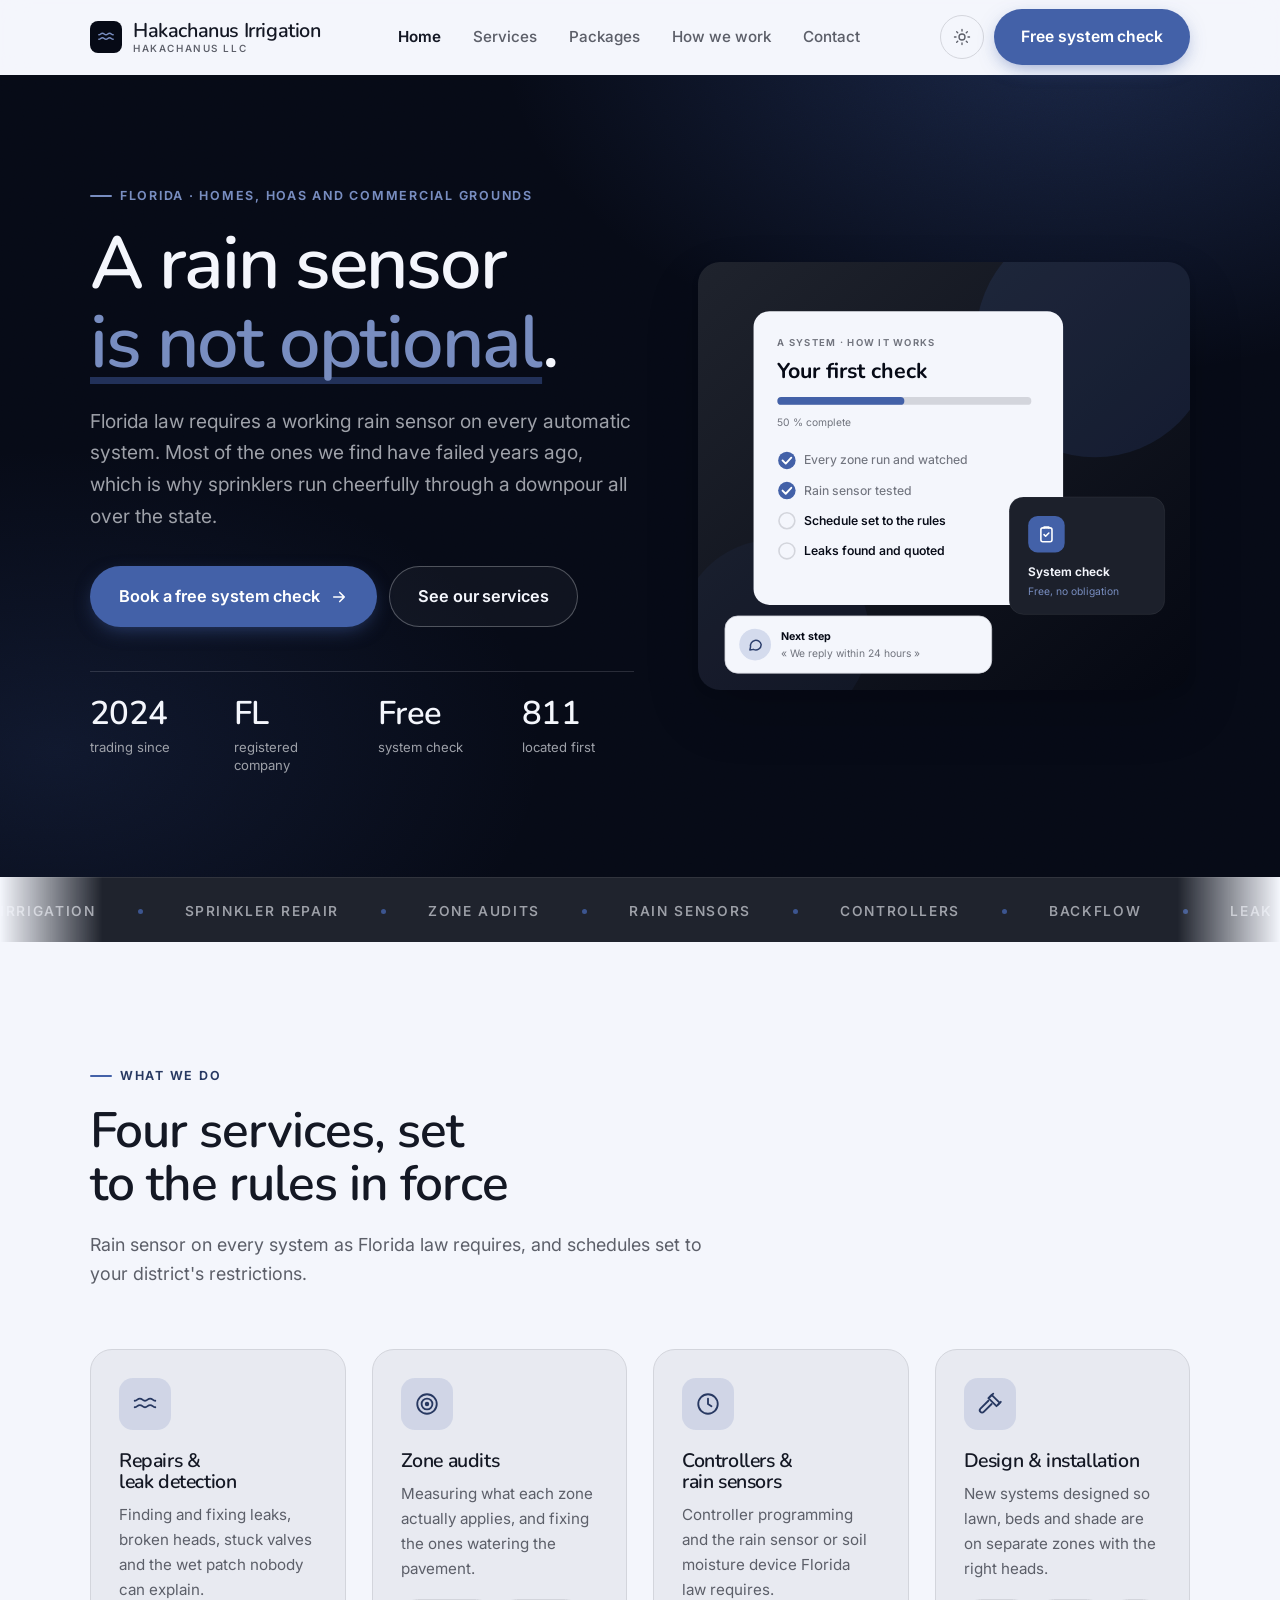
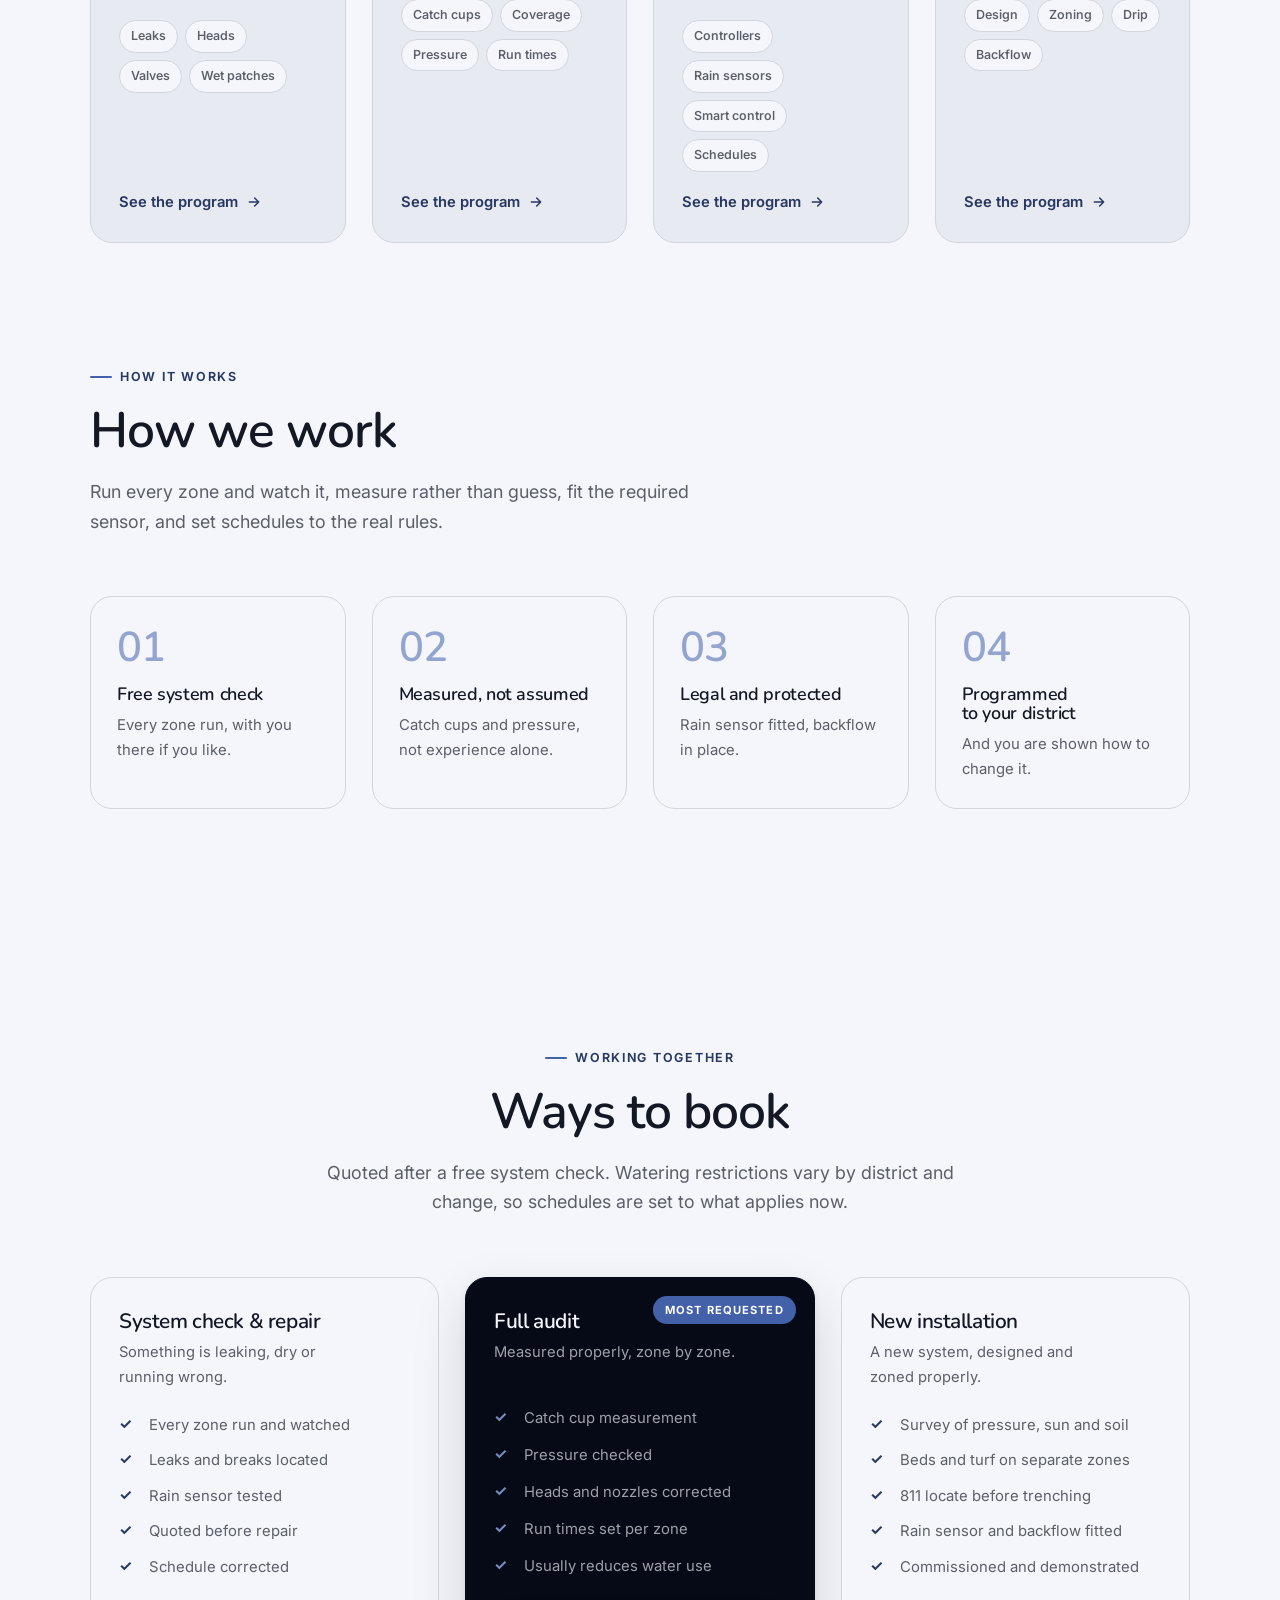
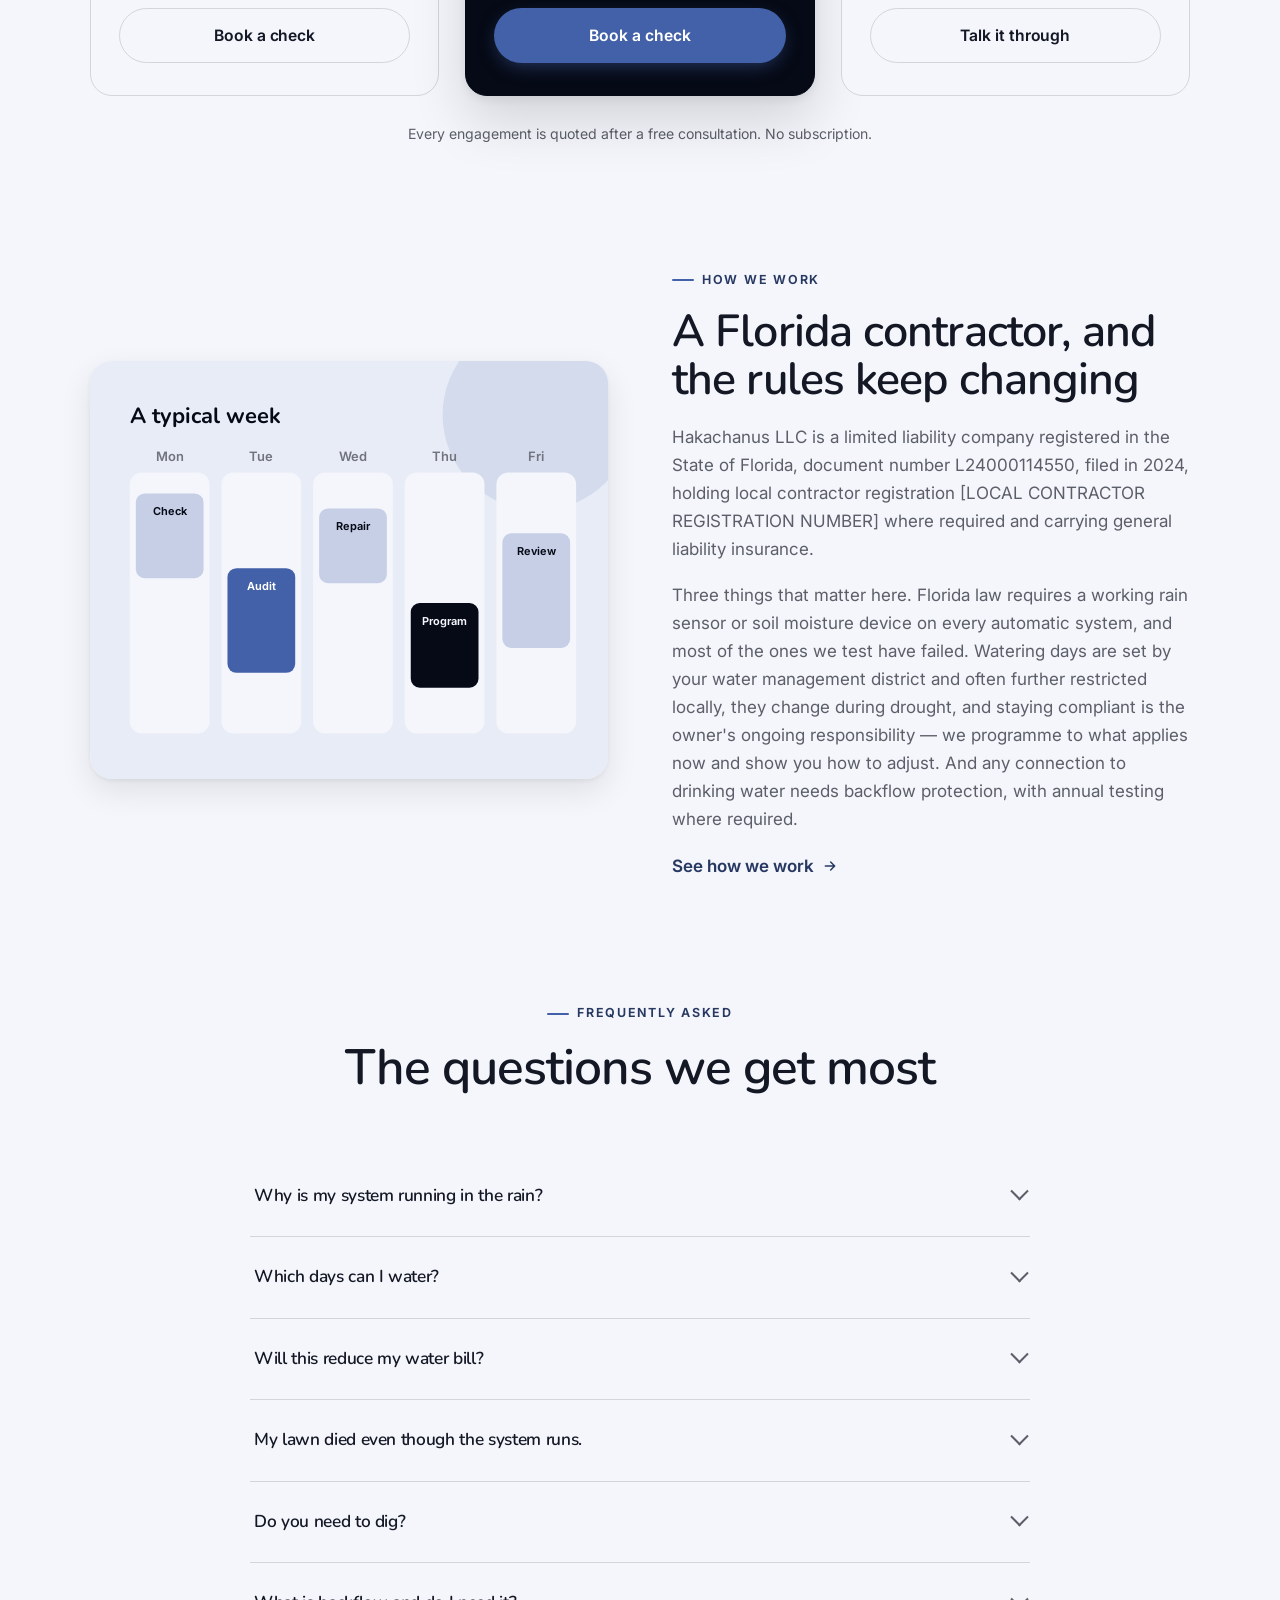
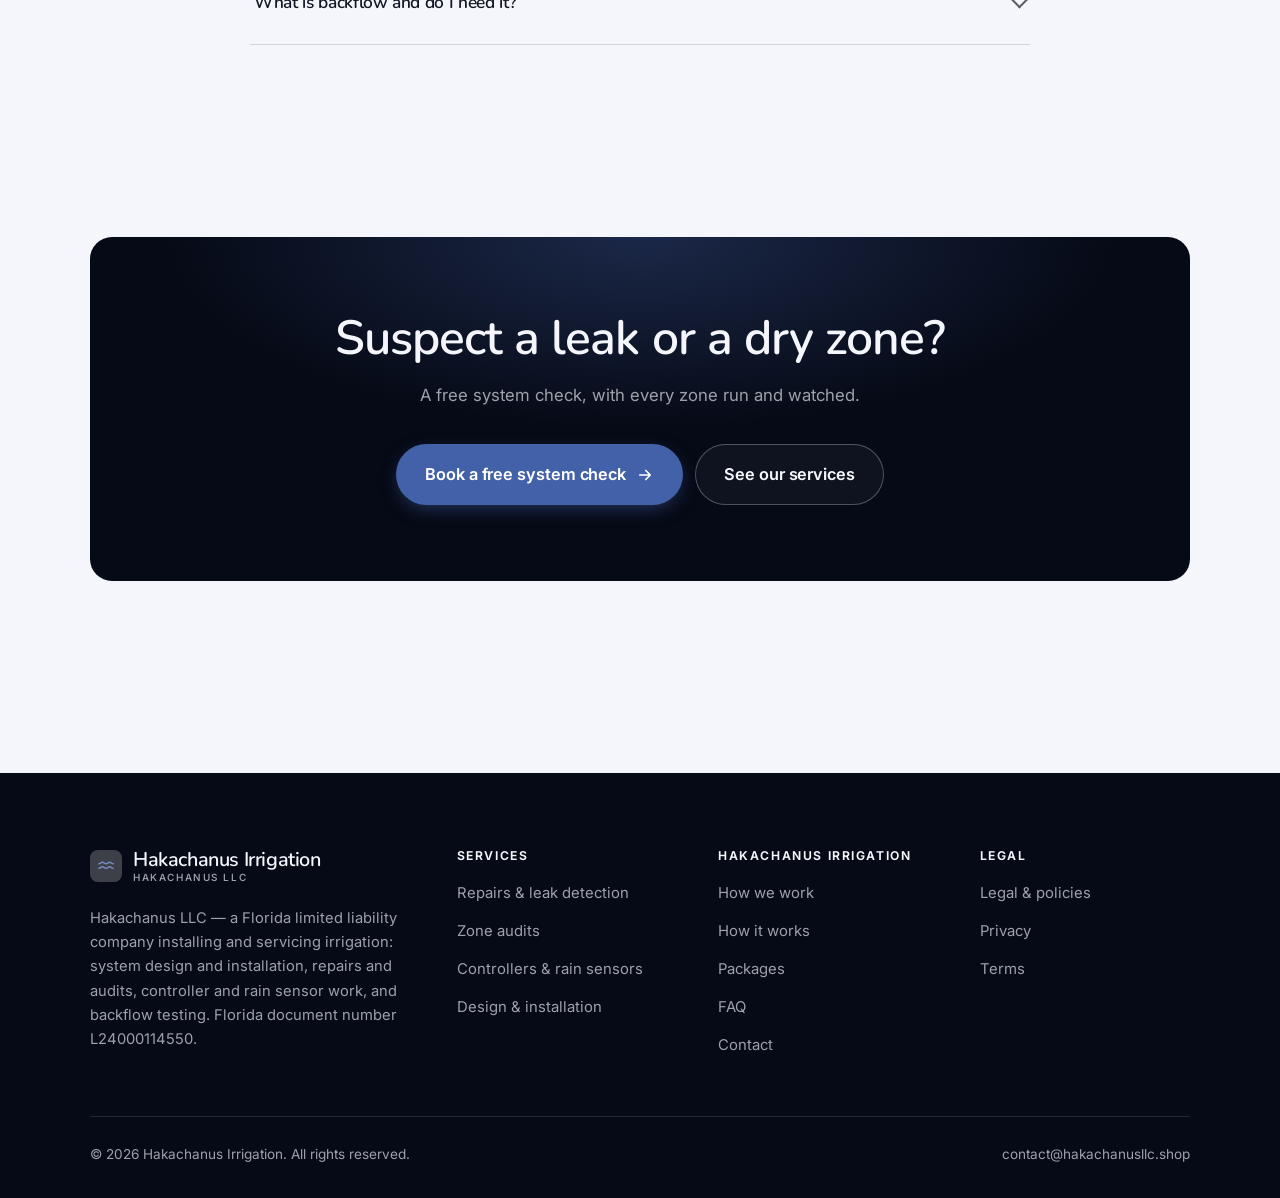
<file: index.html>
<!DOCTYPE html>
<html lang="en" class="no-js">
<head>
<meta charset="utf-8">
<meta name="viewport" content="width=device-width, initial-scale=1">
<title>Hakachanus LLC — irrigation installation and repair</title>
<meta name="description" content="Hakachanus LLC, a Florida irrigation contractor: system design and installation, repairs and audits, controller and rain sensor work, and backflow testing.">
<link rel="canonical" href="https://hakachanusllc.shop/">

<meta property="og:type" content="website">
<meta property="og:url" content="https://hakachanusllc.shop/">
<meta property="og:site_name" content="Hakachanus Irrigation">
<meta property="og:locale" content="en_US">
<meta property="og:title" content="Hakachanus LLC — irrigation installation and repair">
<meta property="og:description" content="Hakachanus LLC, a Florida irrigation contractor: system design and installation, repairs and audits, controller and rain sensor work, and backflow testing.">
<meta name="theme-color" content="#060a16">

<link rel="icon" href="assets/img/favicon.svg" type="image/svg+xml">
<link rel="preconnect" href="https://fonts.googleapis.com">
<link rel="preconnect" href="https://fonts.gstatic.com" crossorigin>
<link rel="stylesheet" href="https://fonts.googleapis.com/css2?family=Nunito:wght@400..700&family=Inter:wght@400..700&display=swap">
<link rel="stylesheet" href="assets/css/style.css">

<!-- Thème appliqué avant le premier rendu (évite le flash) -->
<script>
document.documentElement.classList.remove('no-js');
(function(){try{var t=localStorage.getItem('site-theme');if(t){document.documentElement.setAttribute('data-theme',t);}}catch(e){}})();
</script>
<script type="application/ld+json">
{
  "@context": "https://schema.org",
  "@type": "Organization",
  "name": "Hakachanus Irrigation",
  "url": "https://hakachanusllc.shop/",
  "email": "contact@hakachanusllc.shop",
  "description": "Hakachanus LLC, a Florida irrigation contractor: system design and installation, repairs and audits, controller and rain sensor work, and backflow testing.",
  "areaServed": "US",
  "knowsLanguage": "en"
}
</script>
</head>

<body>
<a class="skip-link" href="#main">Skip to main content</a>

<header class="site-header">
  <nav class="wrap nav" aria-label="Main navigation">
    <a class="brand" href="index.html">
      <svg class="brand__mark" viewBox="0 0 64 64" aria-hidden="true">
        <rect class="bm-bg" width="64" height="64" rx="16"/>
        <g class="bm-ic" transform="translate(14 14) scale(1.5)" fill="none" stroke-width="2.1" stroke-linecap="round" stroke-linejoin="round"><path d="M2.5 9c2.4 0 2.4-2 4.75-2s2.4 2 4.75 2 2.4-2 4.75-2 2.4 2 4.75 2M2.5 15c2.4 0 2.4-2 4.75-2s2.4 2 4.75 2 2.4-2 4.75-2 2.4 2 4.75 2"/></g>
      </svg>
      <span>Hakachanus Irrigation<span class="brand__sub">Hakachanus LLC</span></span>
    </a>

    <ul class="nav__links" id="nav-links">
      <li><a href="index.html" aria-current="page">Home</a></li>
      <li><a href="programs.html">Services</a></li>
      <li><a href="index.html#pricing">Packages</a></li>
      <li><a href="about.html">How we work</a></li>
      <li><a href="contact.html">Contact</a></li>
      <li><a class="btn btn--primary" href="contact.html">Free system check</a></li>
    </ul>

    <div class="nav__cta">
      <button class="theme-toggle" type="button" aria-label="Switch to dark theme">
        <svg class="icon-sun" viewBox="0 0 24 24" fill="none" stroke="currentColor" stroke-width="1.8" stroke-linecap="round" aria-hidden="true"><circle cx="12" cy="12" r="4"/><path d="M12 2v2m0 16v2M2 12h2m16 0h2M4.9 4.9l1.4 1.4m11.4 11.4 1.4 1.4M19.1 4.9l-1.4 1.4M6.3 17.7l-1.4 1.4"/></svg>
        <svg class="icon-moon" viewBox="0 0 24 24" fill="none" stroke="currentColor" stroke-width="1.8" stroke-linecap="round" stroke-linejoin="round" aria-hidden="true"><path d="M21 12.8A9 9 0 1 1 11.2 3a7 7 0 0 0 9.8 9.8z"/></svg>
      </button>
      <a class="btn btn--primary" href="contact.html">Free system check</a>
      <button class="nav__toggle" type="button" aria-expanded="false" aria-controls="nav-links" aria-label="Open menu">
        <svg class="icon-open" viewBox="0 0 24 24" fill="none" stroke="currentColor" stroke-width="2" stroke-linecap="round" aria-hidden="true"><path d="M3 6h18M3 12h18M3 18h18"/></svg>
        <svg class="icon-close" viewBox="0 0 24 24" fill="none" stroke="currentColor" stroke-width="2" stroke-linecap="round" aria-hidden="true"><path d="M6 6l12 12M18 6L6 18"/></svg>
      </button>
    </div>
  </nav>
</header>

<main id="main">

<section class="hero">
  <div class="wrap hero__inner">
    <div>
      <span class="eyebrow hero__eyebrow">Florida · Homes, HOAs and commercial grounds</span>
      <h1>A rain sensor<br> <em>is not optional</em>.</h1>
      <p class="hero__lede">Florida law requires a working rain sensor on every automatic system. Most of the ones we find have failed years ago, which is why sprinklers run cheerfully through a downpour all over the state.</p>

      <div class="hero__actions">
        <a class="btn btn--primary btn--lg" href="contact.html">Book a free system check <svg viewBox="0 0 24 24" fill="none" stroke="currentColor" stroke-width="2.2" stroke-linecap="round" stroke-linejoin="round" aria-hidden="true"><path d="M5 12h14M13 6l6 6-6 6"/></svg></a>
        <a class="btn btn--on-dark btn--lg" href="programs.html">See our services</a>
      </div>

      <ul class="hero__proof">
        <li><span class="stat__num">2024</span><span class="stat__label">trading since</span></li>
        <li><span class="stat__num">FL</span><span class="stat__label">registered company</span></li>
        <li><span class="stat__num">Free</span><span class="stat__label">system check</span></li>
        <li><span class="stat__num">811</span><span class="stat__label">located first</span></li>
      </ul>
    </div>

    <div class="hero__art">
      <svg viewBox="0 0 620 540" role="img" aria-label="How an irrigation system check works, from running every zone to setting the schedule.">
        <defs>
          <linearGradient id="hbg" x1="0" y1="0" x2="1" y2="1">
            <stop offset="0" stop-color="#1f232d"/><stop offset="1" stop-color="#050812"/>
          </linearGradient>
        </defs>
        <rect width="620" height="540" rx="22" fill="url(#hbg)"/>
        <circle cx="500" cy="96" r="150" fill="#4361a8" opacity=".16"/>
        <circle cx="96" cy="470" r="120" fill="#4361a8" opacity=".08"/>

        <g style="font-family: var(--font-body)">
          <!-- Carte programme -->
          <rect x="70" y="62" width="390" height="370" rx="20" fill="#f4f6fc"/>
          <text x="100" y="106" font-size="12" font-weight="650" letter-spacing="1.6" fill="#71747e">A SYSTEM · HOW IT WORKS</text>
          <text x="100" y="146" font-size="27" font-weight="700" fill="#060a16" style="font-family: var(--font-display)">Your first check</text>
          <rect x="100" y="170" width="320" height="10" rx="5" fill="#d3d5dc"/>
          <rect x="100" y="170" width="160" height="10" rx="5" fill="#4361a8"/>
          <text x="100" y="206" font-size="13" fill="#71747e">50 % complete</text>
          <circle cx="112" cy="250" r="11" fill="#4361a8"/><path d="M106.5 250l4 4 7-7.5" fill="none" stroke="#ffffff" stroke-width="2.4" stroke-linecap="round" stroke-linejoin="round"/><text x="134" y="255" font-size="15.5" fill="#71747e" font-weight="450">Every zone run and watched</text>
          <circle cx="112" cy="288" r="11" fill="#4361a8"/><path d="M106.5 288l4 4 7-7.5" fill="none" stroke="#ffffff" stroke-width="2.4" stroke-linecap="round" stroke-linejoin="round"/><text x="134" y="293" font-size="15.5" fill="#71747e" font-weight="450">Rain sensor tested</text>
          <circle cx="112" cy="326" r="10" fill="none" stroke="#d3d5dc" stroke-width="2"/><text x="134" y="331" font-size="15.5" fill="#060a16" font-weight="560">Schedule set to the rules</text>
          <circle cx="112" cy="364" r="10" fill="none" stroke="#d3d5dc" stroke-width="2"/><text x="134" y="369" font-size="15.5" fill="#060a16" font-weight="560">Leaks found and quoted</text>

          <!-- Carte séance -->
          <rect x="392" y="296" width="196" height="148" rx="18" fill="#1c202b" stroke="#ffffff" stroke-opacity=".08"/>
          <rect x="416" y="320" width="46" height="46" rx="12" fill="#4361a8"/>
          <g transform="translate(427 331)" fill="none" stroke="#ffffff" color="#ffffff" stroke-width="2" stroke-linecap="round" stroke-linejoin="round"><rect x="5" y="4" width="14" height="17.5" rx="2.5"/><path d="M9 4V3h6v1M9 12.5l2 2 4-4"/></g>
          <text x="416" y="396" font-size="15" font-weight="650" fill="#f4f6fc">System check</text>
          <text x="416" y="420" font-size="13" fill="#788dc0">Free, no obligation</text>

          <!-- Retour du coach -->
          <rect x="34" y="446" width="336" height="72" rx="16" fill="#f4f6fc" stroke="#d3d5dc"/>
          <circle cx="72" cy="482" r="20" fill="#d4dbed"/>
          <g transform="translate(62 472) scale(.84)" fill="none" stroke="#2c3f6d" stroke-width="2.2" stroke-linecap="round" stroke-linejoin="round"><path d="M21 12a8 8 0 0 1-11.6 7.1L4 20l1-4.6A8 8 0 1 1 21 12z"/></g>
          <text x="104" y="476" font-size="13.5" font-weight="700" fill="#060a16">Next step</text>
          <text x="104" y="498" font-size="13" fill="#71747e">« We reply within 24 hours »</text>
        </g>
      </svg>
    </div>
  </div>
</section>

<div class="marquee" aria-hidden="true">
  <div class="marquee__track"><span>Irrigation</span><span>Sprinkler repair</span><span>Zone audits</span><span>Rain sensors</span><span>Controllers</span><span>Backflow</span><span>Leak detection</span><span>Watering restrictions</span><span>811 locate</span><span>Florida</span><span>Irrigation</span><span>Sprinkler repair</span><span>Zone audits</span><span>Rain sensors</span><span>Controllers</span><span>Backflow</span><span>Leak detection</span><span>Watering restrictions</span><span>811 locate</span><span>Florida</span></div>
</div>

<section class="section wrap" id="programs">
  <div class="section-head reveal">
    <span class="eyebrow">What we do</span>
    <h2>Four services, set to the rules in force</h2>
    <p>Rain sensor on every system as Florida law requires, and schedules set to your district's restrictions.</p>
  </div>
  <div class="grid grid--4 reveal-group">
    <a class="card" href="programs.html#repairs">
      <div class="card__icon"><svg viewBox="0 0 24 24" fill="none" stroke="currentColor" stroke-width="1.7" stroke-linecap="round" stroke-linejoin="round" aria-hidden="true"><path d="M2.5 9c2.4 0 2.4-2 4.75-2s2.4 2 4.75 2 2.4-2 4.75-2 2.4 2 4.75 2M2.5 15c2.4 0 2.4-2 4.75-2s2.4 2 4.75 2 2.4-2 4.75-2 2.4 2 4.75 2"/></svg></div>
      <h3>Repairs &amp; leak detection</h3>
      <p>Finding and fixing leaks, broken heads, stuck valves and the wet patch nobody can explain.</p>
      <ul class="tags"><li>Leaks</li><li>Heads</li><li>Valves</li><li>Wet patches</li></ul>
      <span class="arrow-link">See the program <svg viewBox="0 0 24 24" fill="none" stroke="currentColor" stroke-width="2.2" stroke-linecap="round" stroke-linejoin="round" aria-hidden="true"><path d="M5 12h14M13 6l6 6-6 6"/></svg></span>
    </a>
    <a class="card" href="programs.html#audit">
      <div class="card__icon"><svg viewBox="0 0 24 24" fill="none" stroke="currentColor" stroke-width="1.7" stroke-linecap="round" stroke-linejoin="round" aria-hidden="true"><circle cx="12" cy="12" r="9"/><circle cx="12" cy="12" r="5"/><circle cx="12" cy="12" r="1.2" fill="currentColor"/></svg></div>
      <h3>Zone audits</h3>
      <p>Measuring what each zone actually applies, and fixing the ones watering the pavement.</p>
      <ul class="tags"><li>Catch cups</li><li>Coverage</li><li>Pressure</li><li>Run times</li></ul>
      <span class="arrow-link">See the program <svg viewBox="0 0 24 24" fill="none" stroke="currentColor" stroke-width="2.2" stroke-linecap="round" stroke-linejoin="round" aria-hidden="true"><path d="M5 12h14M13 6l6 6-6 6"/></svg></span>
    </a>
    <a class="card" href="programs.html#controllers">
      <div class="card__icon"><svg viewBox="0 0 24 24" fill="none" stroke="currentColor" stroke-width="1.7" stroke-linecap="round" stroke-linejoin="round" aria-hidden="true"><circle cx="12" cy="12" r="9"/><path d="M12 7v5l3.2 2"/></svg></div>
      <h3>Controllers &amp; rain sensors</h3>
      <p>Controller programming and the rain sensor or soil moisture device Florida law requires.</p>
      <ul class="tags"><li>Controllers</li><li>Rain sensors</li><li>Smart control</li><li>Schedules</li></ul>
      <span class="arrow-link">See the program <svg viewBox="0 0 24 24" fill="none" stroke="currentColor" stroke-width="2.2" stroke-linecap="round" stroke-linejoin="round" aria-hidden="true"><path d="M5 12h14M13 6l6 6-6 6"/></svg></span>
    </a>
    <a class="card" href="programs.html#install">
      <div class="card__icon"><svg viewBox="0 0 24 24" fill="none" stroke="currentColor" stroke-width="1.7" stroke-linecap="round" stroke-linejoin="round" aria-hidden="true"><path d="M13.5 3.5 21 11l-3 3-7.5-7.5z"/><path d="M10.5 9 3.2 16.3a2.1 2.1 0 0 0 3 3L13.5 12"/><path d="M15 2.5 12 5.5M19.5 12.5 22 10"/></svg></div>
      <h3>Design &amp; installation</h3>
      <p>New systems designed so lawn, beds and shade are on separate zones with the right heads.</p>
      <ul class="tags"><li>Design</li><li>Zoning</li><li>Drip</li><li>Backflow</li></ul>
      <span class="arrow-link">See the program <svg viewBox="0 0 24 24" fill="none" stroke="currentColor" stroke-width="2.2" stroke-linecap="round" stroke-linejoin="round" aria-hidden="true"><path d="M5 12h14M13 6l6 6-6 6"/></svg></span>
    </a>
  </div>
</section>

<section class="section section--flush wrap" id="how-it-works">
  <div class="section-head reveal">
    <span class="eyebrow">How it works</span>
    <h2>How we work</h2>
    <p>Run every zone and watch it, measure rather than guess, fit the required sensor, and set schedules to the real rules.</p>
  </div>
  <div class="grid grid--4 steps reveal-group">
    <article class="step">
      <h3>Free system check</h3>
      <p>Every zone run, with you there if you like.</p>
    </article>
    <article class="step">
      <h3>Measured, not assumed</h3>
      <p>Catch cups and pressure, not experience alone.</p>
    </article>
    <article class="step">
      <h3>Legal and protected</h3>
      <p>Rain sensor fitted, backflow in place.</p>
    </article>
    <article class="step">
      <h3>Programmed to your district</h3>
      <p>And you are shown how to change it.</p>
    </article>
  </div>
</section>

<section class="section wrap" id="pricing">
  <div class="section-head section-head--center reveal">
    <span class="eyebrow">Working together</span>
    <h2>Ways to book</h2>
    <p>Quoted after a free system check. Watering restrictions vary by district and change, so schedules are set to what applies now.</p>
  </div>
  <div class="grid grid--3 plans reveal-group">
    <article class="plan">
      
      <h3>System check &amp; repair</h3>
      <p class="plan__desc">Something is leaking, dry or running wrong.</p>
      
      <ul class="plan__features">
        <li>Every zone run and watched</li>
        <li>Leaks and breaks located</li>
        <li>Rain sensor tested</li>
        <li>Quoted before repair</li>
        <li>Schedule corrected</li>
      </ul>
      <a class="btn btn--ghost btn--block" href="contact.html">Book a check</a>
    </article>
    <article class="plan plan--featured">
      <span class="plan__tag">Most requested</span>
      <h3>Full audit</h3>
      <p class="plan__desc">Measured properly, zone by zone.</p>
      
      <ul class="plan__features">
        <li>Catch cup measurement</li>
        <li>Pressure checked</li>
        <li>Heads and nozzles corrected</li>
        <li>Run times set per zone</li>
        <li>Usually reduces water use</li>
      </ul>
      <a class="btn btn--primary btn--block" href="contact.html">Book a check</a>
    </article>
    <article class="plan">
      
      <h3>New installation</h3>
      <p class="plan__desc">A new system, designed and zoned properly.</p>
      
      <ul class="plan__features">
        <li>Survey of pressure, sun and soil</li>
        <li>Beds and turf on separate zones</li>
        <li>811 locate before trenching</li>
        <li>Rain sensor and backflow fitted</li>
        <li>Commissioned and demonstrated</li>
      </ul>
      <a class="btn btn--ghost btn--block" href="contact.html">Talk it through</a>
    </article>
  </div>
  <p class="plans-note">Every engagement is quoted after a free consultation. No subscription.</p>
</section>

<section class="section section--flush wrap">
  <div class="split reveal">
    <div class="split__art">
      <svg viewBox="0 0 520 420" role="img" aria-label="Example of a typical week: Check, Audit, Repair, Program, Review.">
        <rect width="520" height="420" rx="20" fill="#e8ecf6"/>
        <circle cx="450" cy="54" r="96" fill="#4361a8" opacity=".12"/>
        <g style="font-family: var(--font-body)">
        <text x="40" y="62" font-size="22" font-weight="700" fill="#060a16" style="font-family: var(--font-display)">A typical week</text>
        <text x="80" y="100" text-anchor="middle" font-size="13" font-weight="600" fill="#71747e">Mon</text>
        <rect x="40" y="112" width="80" height="262" rx="12" fill="#f4f6fc"/>
        <rect x="46" y="133" width="68" height="85" rx="9" fill="#c6cfe6"/>
        <text x="80" y="155" text-anchor="middle" font-size="11" font-weight="650" fill="#060a16">Check</text>
        <text x="172" y="100" text-anchor="middle" font-size="13" font-weight="600" fill="#71747e">Tue</text>
        <rect x="132" y="112" width="80" height="262" rx="12" fill="#f4f6fc"/>
        <rect x="138" y="208" width="68" height="105" rx="9" fill="#4361a8"/>
        <text x="172" y="230" text-anchor="middle" font-size="11" font-weight="650" fill="#ffffff">Audit</text>
        <text x="264" y="100" text-anchor="middle" font-size="13" font-weight="600" fill="#71747e">Wed</text>
        <rect x="224" y="112" width="80" height="262" rx="12" fill="#f4f6fc"/>
        <rect x="230" y="148" width="68" height="75" rx="9" fill="#c6cfe6"/>
        <text x="264" y="170" text-anchor="middle" font-size="11" font-weight="650" fill="#060a16">Repair</text>
        <text x="356" y="100" text-anchor="middle" font-size="13" font-weight="600" fill="#71747e">Thu</text>
        <rect x="316" y="112" width="80" height="262" rx="12" fill="#f4f6fc"/>
        <rect x="322" y="243" width="68" height="85" rx="9" fill="#060a16"/>
        <text x="356" y="265" text-anchor="middle" font-size="11" font-weight="650" fill="#f4f6fc">Program</text>
        <text x="448" y="100" text-anchor="middle" font-size="13" font-weight="600" fill="#71747e">Fri</text>
        <rect x="408" y="112" width="80" height="262" rx="12" fill="#f4f6fc"/>
        <rect x="414" y="173" width="68" height="115" rx="9" fill="#c6cfe6"/>
        <text x="448" y="195" text-anchor="middle" font-size="11" font-weight="650" fill="#060a16">Review</text>
        </g>
      </svg>
    </div>
    <div>
      <span class="eyebrow">How we work</span>
      <h2>A Florida contractor, and the rules keep changing</h2>
      <p>Hakachanus LLC is a limited liability company registered in the State of Florida, document number L24000114550, filed in 2024, holding local contractor registration [LOCAL CONTRACTOR REGISTRATION NUMBER] where required and carrying general liability insurance.</p>
      <p>Three things that matter here. Florida law requires a working rain sensor or soil moisture device on every automatic system, and most of the ones we test have failed. Watering days are set by your water management district and often further restricted locally, they change during drought, and staying compliant is the owner's ongoing responsibility — we programme to what applies now and show you how to adjust. And any connection to drinking water needs backflow protection, with annual testing where required.</p>
      <p><a class="arrow-link" href="about.html">See how we work <svg viewBox="0 0 24 24" fill="none" stroke="currentColor" stroke-width="2.2" stroke-linecap="round" stroke-linejoin="round" aria-hidden="true"><path d="M5 12h14M13 6l6 6-6 6"/></svg></a></p>
    </div>
  </div>
</section>

<section class="section section--flush wrap" id="faq">
  <div class="section-head section-head--center reveal">
    <span class="eyebrow">Frequently asked</span>
    <h2>The questions we get most</h2>
  </div>
  <div class="faq reveal">
    <details>
      <summary>Why is my system running in the rain?</summary>
      <p>Almost always a failed rain sensor. Florida law requires a working one, they fail quietly after a few years, and nobody notices because the system carries on as normal.</p>
    </details>
    <details>
      <summary>Which days can I water?</summary>
      <p>That depends on your water management district and often on your county or city too, and it changes in drought. We programme to what is in force now and show you how to change it when it tightens.</p>
    </details>
    <details>
      <summary>Will this reduce my water bill?</summary>
      <p>An audit usually does, often substantially, because most systems overwater one zone badly. We will not promise a figure — too much depends on your soil, your planting and the weather.</p>
    </details>
    <details>
      <summary>My lawn died even though the system runs.</summary>
      <p>Irrigation is one factor. Fungus, chinch bugs, compaction, mowing height and soil all kill turf with perfect watering, so we will tell you honestly when the problem is not the sprinklers.</p>
    </details>
    <details>
      <summary>Do you need to dig?</summary>
      <p>For new lines and some repairs, yes — and we call in the 811 utility locate first, as Florida law requires. We do not break ground before it clears.</p>
    </details>
    <details>
      <summary>What is backflow and do I need it?</summary>
      <p>A device stopping irrigation water siphoning back into the drinking supply. Any connection to potable water needs one, and where annual testing is required that falls to the property owner.</p>
    </details>
  </div>
</section>

<section class="wrap section--tight">
  <div class="cta-band reveal">
    <h2>Suspect a leak or a dry zone?</h2>
    <p>A free system check, with every zone run and watched.</p>
    <div class="hero__actions">
      <a class="btn btn--primary btn--lg" href="contact.html">Book a free system check <svg viewBox="0 0 24 24" fill="none" stroke="currentColor" stroke-width="2.2" stroke-linecap="round" stroke-linejoin="round" aria-hidden="true"><path d="M5 12h14M13 6l6 6-6 6"/></svg></a>
      <a class="btn btn--on-dark btn--lg" href="programs.html">See our services</a>
    </div>
  </div>
</section>

</main>

<footer class="site-footer">
  <div class="wrap">
    <div class="footer__grid">
      <div class="footer__brand">
        <a class="brand" href="index.html">
          <svg class="brand__mark" viewBox="0 0 64 64" aria-hidden="true">
        <rect class="bm-bg" width="64" height="64" rx="16"/>
        <g class="bm-ic" transform="translate(14 14) scale(1.5)" fill="none" stroke-width="2.1" stroke-linecap="round" stroke-linejoin="round"><path d="M2.5 9c2.4 0 2.4-2 4.75-2s2.4 2 4.75 2 2.4-2 4.75-2 2.4 2 4.75 2M2.5 15c2.4 0 2.4-2 4.75-2s2.4 2 4.75 2 2.4-2 4.75-2 2.4 2 4.75 2"/></g>
      </svg>
          <span>Hakachanus Irrigation<span class="brand__sub">Hakachanus LLC</span></span>
        </a>
        <p>Hakachanus LLC — a Florida limited liability company installing and servicing irrigation: system design and installation, repairs and audits, controller and rain sensor work, and backflow testing. Florida document number L24000114550.</p>
      </div>

      <div class="footer__col">
        <h4>Services</h4>
        <ul>
          <li><a href="programs.html#repairs">Repairs &amp; leak detection</a></li>
          <li><a href="programs.html#audit">Zone audits</a></li>
          <li><a href="programs.html#controllers">Controllers &amp; rain sensors</a></li>
          <li><a href="programs.html#install">Design &amp; installation</a></li>
        </ul>
      </div>

      <div class="footer__col">
        <h4>Hakachanus Irrigation</h4>
        <ul>
          <li><a href="about.html">How we work</a></li>
          <li><a href="index.html#how-it-works">How it works</a></li>
          <li><a href="index.html#pricing">Packages</a></li>
          <li><a href="index.html#faq">FAQ</a></li>
          <li><a href="contact.html">Contact</a></li>
        </ul>
      </div>

      <div class="footer__col">
        <h4>Legal</h4>
        <ul>
          <li><a href="legal.html">Legal &amp; policies</a></li>
          <li><a href="legal.html#privacy">Privacy</a></li>
          <li><a href="legal.html#terms">Terms</a></li>
        </ul>
      </div>
    </div>

    <div class="footer__bottom">
      <p>© <span data-year>2026</span> Hakachanus Irrigation. All rights reserved.</p>
      <p><a href="mailto:contact@hakachanusllc.shop">contact@hakachanusllc.shop</a></p>
    </div>
  </div>
</footer>

<script src="assets/js/main.js" defer></script>
</body>
</html>
</file>
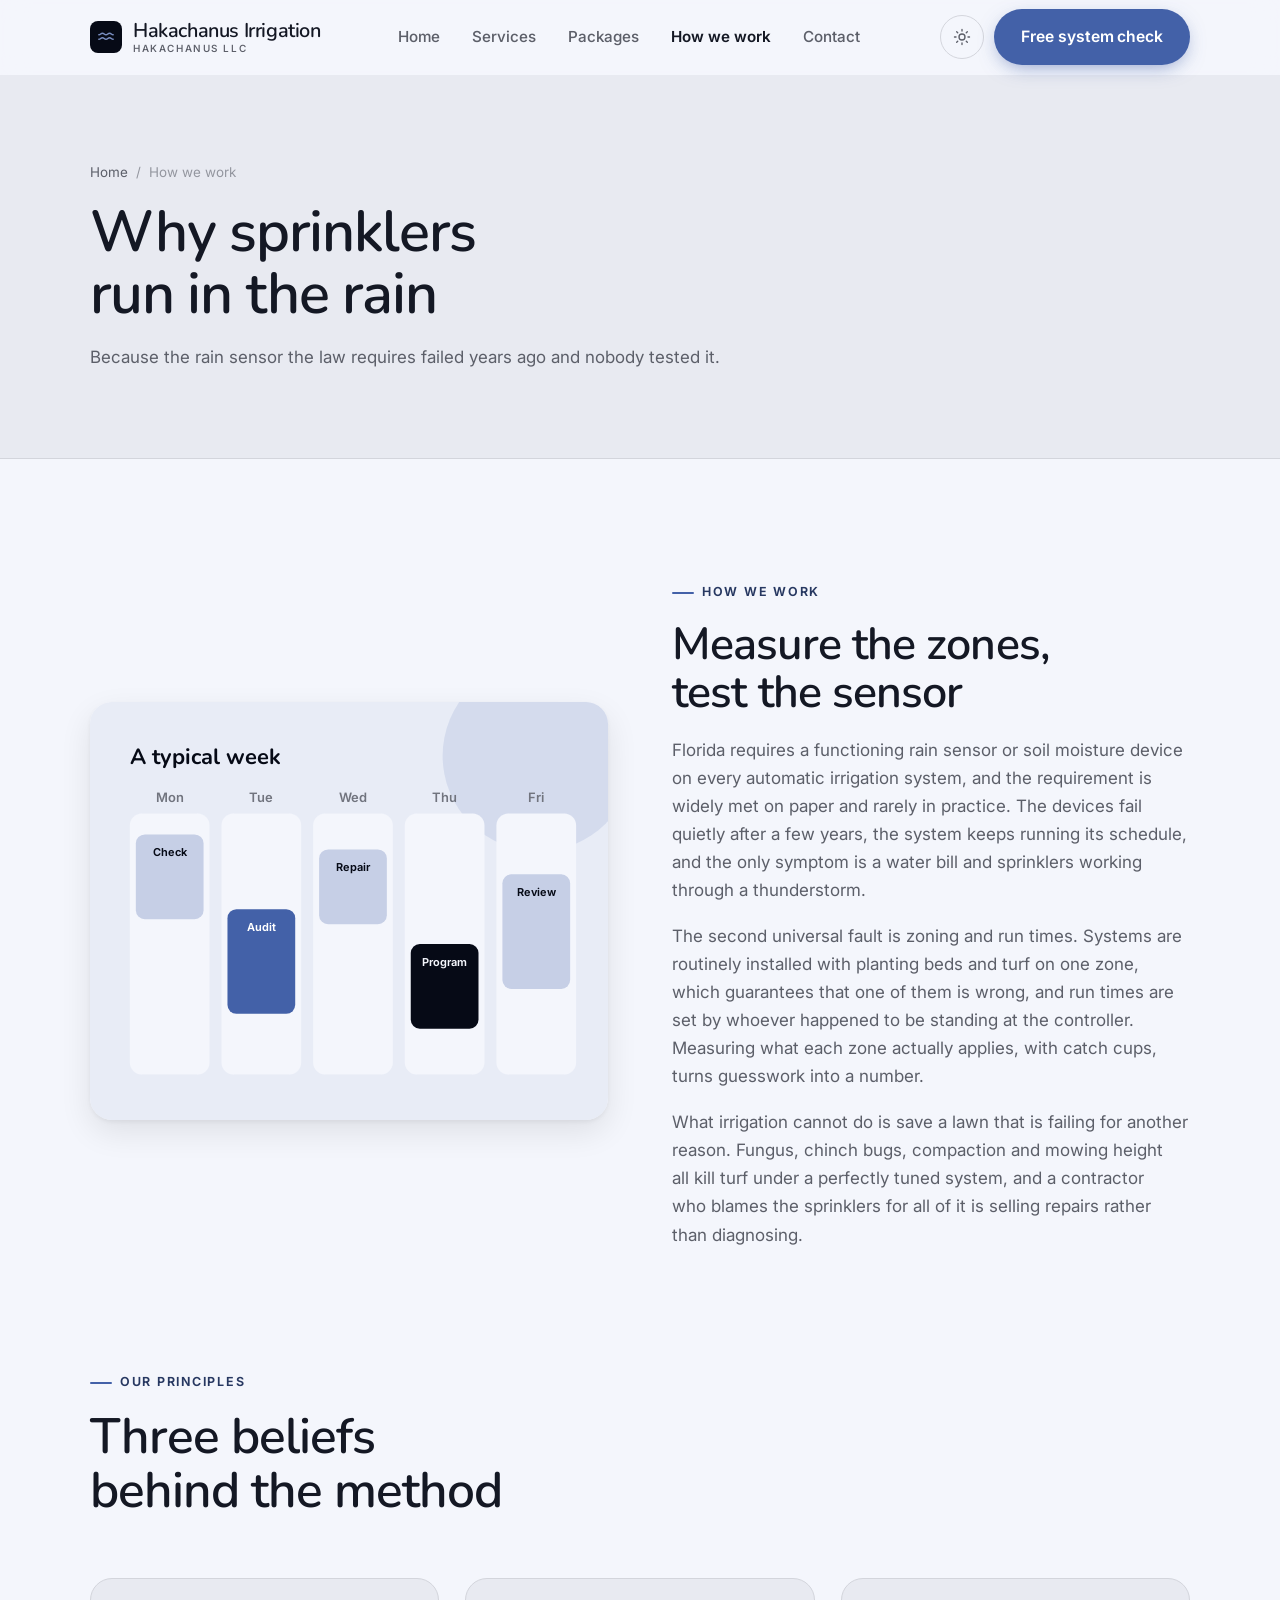
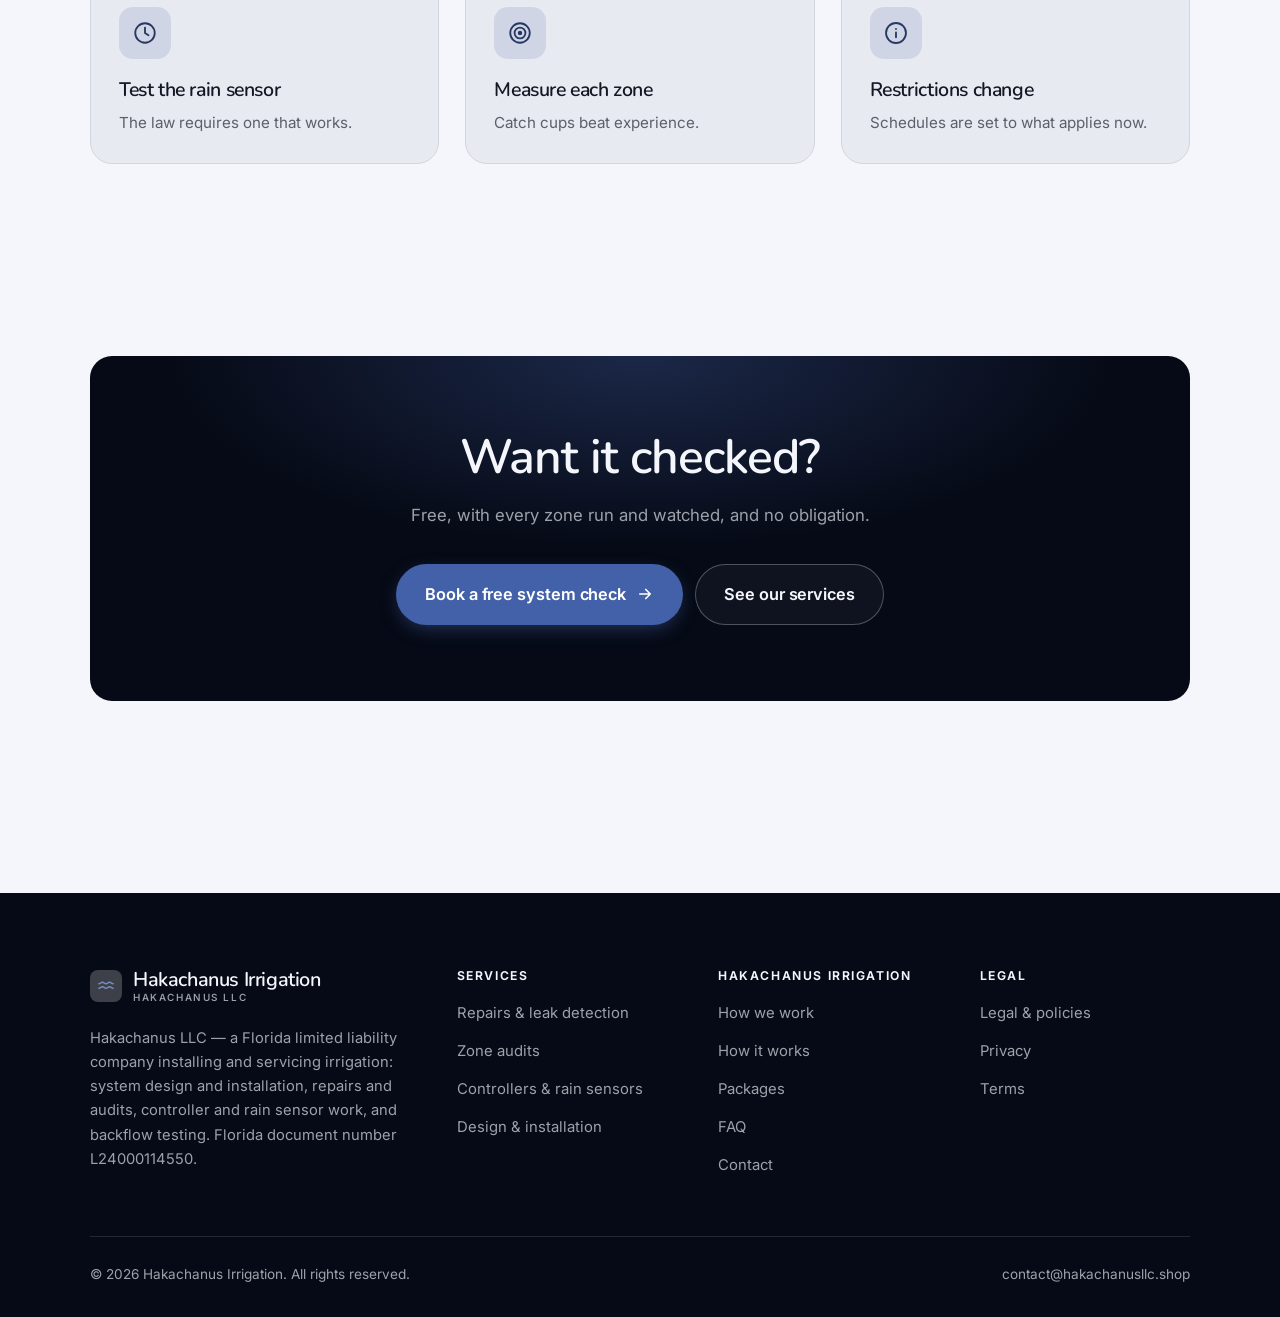
<file: about.html>
<!DOCTYPE html>
<html lang="en" class="no-js">
<head>
<meta charset="utf-8">
<meta name="viewport" content="width=device-width, initial-scale=1">
<title>How we work — Hakachanus Irrigation</title>
<meta name="description" content="About Hakachanus LLC, a Florida irrigation contractor, document number L24000114550.">
<link rel="canonical" href="https://hakachanusllc.shop/about.html">

<meta property="og:type" content="website">
<meta property="og:url" content="https://hakachanusllc.shop/about.html">
<meta property="og:site_name" content="Hakachanus Irrigation">
<meta property="og:locale" content="en_US">
<meta property="og:title" content="How we work — Hakachanus Irrigation">
<meta property="og:description" content="About Hakachanus LLC, a Florida irrigation contractor, document number L24000114550.">
<meta name="theme-color" content="#060a16">

<link rel="icon" href="assets/img/favicon.svg" type="image/svg+xml">
<link rel="preconnect" href="https://fonts.googleapis.com">
<link rel="preconnect" href="https://fonts.gstatic.com" crossorigin>
<link rel="stylesheet" href="https://fonts.googleapis.com/css2?family=Nunito:wght@400..700&family=Inter:wght@400..700&display=swap">
<link rel="stylesheet" href="assets/css/style.css">

<!-- Thème appliqué avant le premier rendu (évite le flash) -->
<script>
document.documentElement.classList.remove('no-js');
(function(){try{var t=localStorage.getItem('site-theme');if(t){document.documentElement.setAttribute('data-theme',t);}}catch(e){}})();
</script>
</head>

<body>
<a class="skip-link" href="#main">Skip to main content</a>

<header class="site-header">
  <nav class="wrap nav" aria-label="Main navigation">
    <a class="brand" href="index.html">
      <svg class="brand__mark" viewBox="0 0 64 64" aria-hidden="true">
        <rect class="bm-bg" width="64" height="64" rx="16"/>
        <g class="bm-ic" transform="translate(14 14) scale(1.5)" fill="none" stroke-width="2.1" stroke-linecap="round" stroke-linejoin="round"><path d="M2.5 9c2.4 0 2.4-2 4.75-2s2.4 2 4.75 2 2.4-2 4.75-2 2.4 2 4.75 2M2.5 15c2.4 0 2.4-2 4.75-2s2.4 2 4.75 2 2.4-2 4.75-2 2.4 2 4.75 2"/></g>
      </svg>
      <span>Hakachanus Irrigation<span class="brand__sub">Hakachanus LLC</span></span>
    </a>

    <ul class="nav__links" id="nav-links">
      <li><a href="index.html">Home</a></li>
      <li><a href="programs.html">Services</a></li>
      <li><a href="index.html#pricing">Packages</a></li>
      <li><a href="about.html" aria-current="page">How we work</a></li>
      <li><a href="contact.html">Contact</a></li>
      <li><a class="btn btn--primary" href="contact.html">Free system check</a></li>
    </ul>

    <div class="nav__cta">
      <button class="theme-toggle" type="button" aria-label="Switch to dark theme">
        <svg class="icon-sun" viewBox="0 0 24 24" fill="none" stroke="currentColor" stroke-width="1.8" stroke-linecap="round" aria-hidden="true"><circle cx="12" cy="12" r="4"/><path d="M12 2v2m0 16v2M2 12h2m16 0h2M4.9 4.9l1.4 1.4m11.4 11.4 1.4 1.4M19.1 4.9l-1.4 1.4M6.3 17.7l-1.4 1.4"/></svg>
        <svg class="icon-moon" viewBox="0 0 24 24" fill="none" stroke="currentColor" stroke-width="1.8" stroke-linecap="round" stroke-linejoin="round" aria-hidden="true"><path d="M21 12.8A9 9 0 1 1 11.2 3a7 7 0 0 0 9.8 9.8z"/></svg>
      </button>
      <a class="btn btn--primary" href="contact.html">Free system check</a>
      <button class="nav__toggle" type="button" aria-expanded="false" aria-controls="nav-links" aria-label="Open menu">
        <svg class="icon-open" viewBox="0 0 24 24" fill="none" stroke="currentColor" stroke-width="2" stroke-linecap="round" aria-hidden="true"><path d="M3 6h18M3 12h18M3 18h18"/></svg>
        <svg class="icon-close" viewBox="0 0 24 24" fill="none" stroke="currentColor" stroke-width="2" stroke-linecap="round" aria-hidden="true"><path d="M6 6l12 12M18 6L6 18"/></svg>
      </button>
    </div>
  </nav>
</header>

<main id="main">

<section class="page-head">
  <div class="wrap">
    <nav class="breadcrumb" aria-label="Breadcrumb">
      <a href="index.html">Home</a><span>/</span><span aria-current="page">How we work</span>
    </nav>
    <h1>Why sprinklers run in the rain</h1>
    <p>Because the rain sensor the law requires failed years ago and nobody tested it.</p>
  </div>
</section>

<section class="section wrap">
  <div class="split reveal">
    <div class="split__art">
      <svg viewBox="0 0 520 420" role="img" aria-label="Example of a typical week: Check, Audit, Repair, Program, Review.">
        <rect width="520" height="420" rx="20" fill="#e8ecf6"/>
        <circle cx="450" cy="54" r="96" fill="#4361a8" opacity=".12"/>
        <g style="font-family: var(--font-body)">
        <text x="40" y="62" font-size="22" font-weight="700" fill="#060a16" style="font-family: var(--font-display)">A typical week</text>
        <text x="80" y="100" text-anchor="middle" font-size="13" font-weight="600" fill="#71747e">Mon</text>
        <rect x="40" y="112" width="80" height="262" rx="12" fill="#f4f6fc"/>
        <rect x="46" y="133" width="68" height="85" rx="9" fill="#c6cfe6"/>
        <text x="80" y="155" text-anchor="middle" font-size="11" font-weight="650" fill="#060a16">Check</text>
        <text x="172" y="100" text-anchor="middle" font-size="13" font-weight="600" fill="#71747e">Tue</text>
        <rect x="132" y="112" width="80" height="262" rx="12" fill="#f4f6fc"/>
        <rect x="138" y="208" width="68" height="105" rx="9" fill="#4361a8"/>
        <text x="172" y="230" text-anchor="middle" font-size="11" font-weight="650" fill="#ffffff">Audit</text>
        <text x="264" y="100" text-anchor="middle" font-size="13" font-weight="600" fill="#71747e">Wed</text>
        <rect x="224" y="112" width="80" height="262" rx="12" fill="#f4f6fc"/>
        <rect x="230" y="148" width="68" height="75" rx="9" fill="#c6cfe6"/>
        <text x="264" y="170" text-anchor="middle" font-size="11" font-weight="650" fill="#060a16">Repair</text>
        <text x="356" y="100" text-anchor="middle" font-size="13" font-weight="600" fill="#71747e">Thu</text>
        <rect x="316" y="112" width="80" height="262" rx="12" fill="#f4f6fc"/>
        <rect x="322" y="243" width="68" height="85" rx="9" fill="#060a16"/>
        <text x="356" y="265" text-anchor="middle" font-size="11" font-weight="650" fill="#f4f6fc">Program</text>
        <text x="448" y="100" text-anchor="middle" font-size="13" font-weight="600" fill="#71747e">Fri</text>
        <rect x="408" y="112" width="80" height="262" rx="12" fill="#f4f6fc"/>
        <rect x="414" y="173" width="68" height="115" rx="9" fill="#c6cfe6"/>
        <text x="448" y="195" text-anchor="middle" font-size="11" font-weight="650" fill="#060a16">Review</text>
        </g>
      </svg>
    </div>
    <div>
      <span class="eyebrow">How we work</span>
      <h2>Measure the zones, test the sensor</h2>
      <p>Florida requires a functioning rain sensor or soil moisture device on every automatic irrigation system, and the requirement is widely met on paper and rarely in practice. The devices fail quietly after a few years, the system keeps running its schedule, and the only symptom is a water bill and sprinklers working through a thunderstorm.</p>
      <p>The second universal fault is zoning and run times. Systems are routinely installed with planting beds and turf on one zone, which guarantees that one of them is wrong, and run times are set by whoever happened to be standing at the controller. Measuring what each zone actually applies, with catch cups, turns guesswork into a number.</p>
      <p>What irrigation cannot do is save a lawn that is failing for another reason. Fungus, chinch bugs, compaction and mowing height all kill turf under a perfectly tuned system, and a contractor who blames the sprinklers for all of it is selling repairs rather than diagnosing.</p>
      <!--
        TO DO: add a short introduction of the coach (name, real background),
        with a photo if possible. Do not invent credentials — see README.md.
      -->
    </div>
  </div>
</section>

<section class="section section--flush wrap">
  <div class="section-head reveal">
    <span class="eyebrow">Our principles</span>
    <h2>Three beliefs behind the method</h2>
  </div>
  <div class="grid grid--3 reveal-group">
    <article class="card">
      <div class="card__icon"><svg viewBox="0 0 24 24" fill="none" stroke="currentColor" stroke-width="1.7" stroke-linecap="round" stroke-linejoin="round" aria-hidden="true"><circle cx="12" cy="12" r="9"/><path d="M12 7v5l3.2 2"/></svg></div>
      <h3>Test the rain sensor</h3>
      <p>The law requires one that works.</p>
    </article>
    <article class="card">
      <div class="card__icon"><svg viewBox="0 0 24 24" fill="none" stroke="currentColor" stroke-width="1.7" stroke-linecap="round" stroke-linejoin="round" aria-hidden="true"><circle cx="12" cy="12" r="9"/><circle cx="12" cy="12" r="5"/><circle cx="12" cy="12" r="1.2" fill="currentColor"/></svg></div>
      <h3>Measure each zone</h3>
      <p>Catch cups beat experience.</p>
    </article>
    <article class="card">
      <div class="card__icon"><svg viewBox="0 0 24 24" fill="none" stroke="currentColor" stroke-width="1.7" stroke-linecap="round" stroke-linejoin="round" aria-hidden="true"><circle cx="12" cy="12" r="9.2"/><path d="M12 16v-4.5M12 8.2v.1"/></svg></div>
      <h3>Restrictions change</h3>
      <p>Schedules are set to what applies now.</p>
    </article>
  </div>
</section>

<section class="wrap section--tight">
  <div class="cta-band reveal">
    <h2>Want it checked?</h2>
    <p>Free, with every zone run and watched, and no obligation.</p>
    <div class="hero__actions">
      <a class="btn btn--primary btn--lg" href="contact.html">Book a free system check <svg viewBox="0 0 24 24" fill="none" stroke="currentColor" stroke-width="2.2" stroke-linecap="round" stroke-linejoin="round" aria-hidden="true"><path d="M5 12h14M13 6l6 6-6 6"/></svg></a>
      <a class="btn btn--on-dark btn--lg" href="programs.html">See our services</a>
    </div>
  </div>
</section>

</main>

<footer class="site-footer">
  <div class="wrap">
    <div class="footer__grid">
      <div class="footer__brand">
        <a class="brand" href="index.html">
          <svg class="brand__mark" viewBox="0 0 64 64" aria-hidden="true">
        <rect class="bm-bg" width="64" height="64" rx="16"/>
        <g class="bm-ic" transform="translate(14 14) scale(1.5)" fill="none" stroke-width="2.1" stroke-linecap="round" stroke-linejoin="round"><path d="M2.5 9c2.4 0 2.4-2 4.75-2s2.4 2 4.75 2 2.4-2 4.75-2 2.4 2 4.75 2M2.5 15c2.4 0 2.4-2 4.75-2s2.4 2 4.75 2 2.4-2 4.75-2 2.4 2 4.75 2"/></g>
      </svg>
          <span>Hakachanus Irrigation<span class="brand__sub">Hakachanus LLC</span></span>
        </a>
        <p>Hakachanus LLC — a Florida limited liability company installing and servicing irrigation: system design and installation, repairs and audits, controller and rain sensor work, and backflow testing. Florida document number L24000114550.</p>
      </div>

      <div class="footer__col">
        <h4>Services</h4>
        <ul>
          <li><a href="programs.html#repairs">Repairs &amp; leak detection</a></li>
          <li><a href="programs.html#audit">Zone audits</a></li>
          <li><a href="programs.html#controllers">Controllers &amp; rain sensors</a></li>
          <li><a href="programs.html#install">Design &amp; installation</a></li>
        </ul>
      </div>

      <div class="footer__col">
        <h4>Hakachanus Irrigation</h4>
        <ul>
          <li><a href="about.html">How we work</a></li>
          <li><a href="index.html#how-it-works">How it works</a></li>
          <li><a href="index.html#pricing">Packages</a></li>
          <li><a href="index.html#faq">FAQ</a></li>
          <li><a href="contact.html">Contact</a></li>
        </ul>
      </div>

      <div class="footer__col">
        <h4>Legal</h4>
        <ul>
          <li><a href="legal.html">Legal &amp; policies</a></li>
          <li><a href="legal.html#privacy">Privacy</a></li>
          <li><a href="legal.html#terms">Terms</a></li>
        </ul>
      </div>
    </div>

    <div class="footer__bottom">
      <p>© <span data-year>2026</span> Hakachanus Irrigation. All rights reserved.</p>
      <p><a href="mailto:contact@hakachanusllc.shop">contact@hakachanusllc.shop</a></p>
    </div>
  </div>
</footer>

<script src="assets/js/main.js" defer></script>
</body>
</html>
</file>
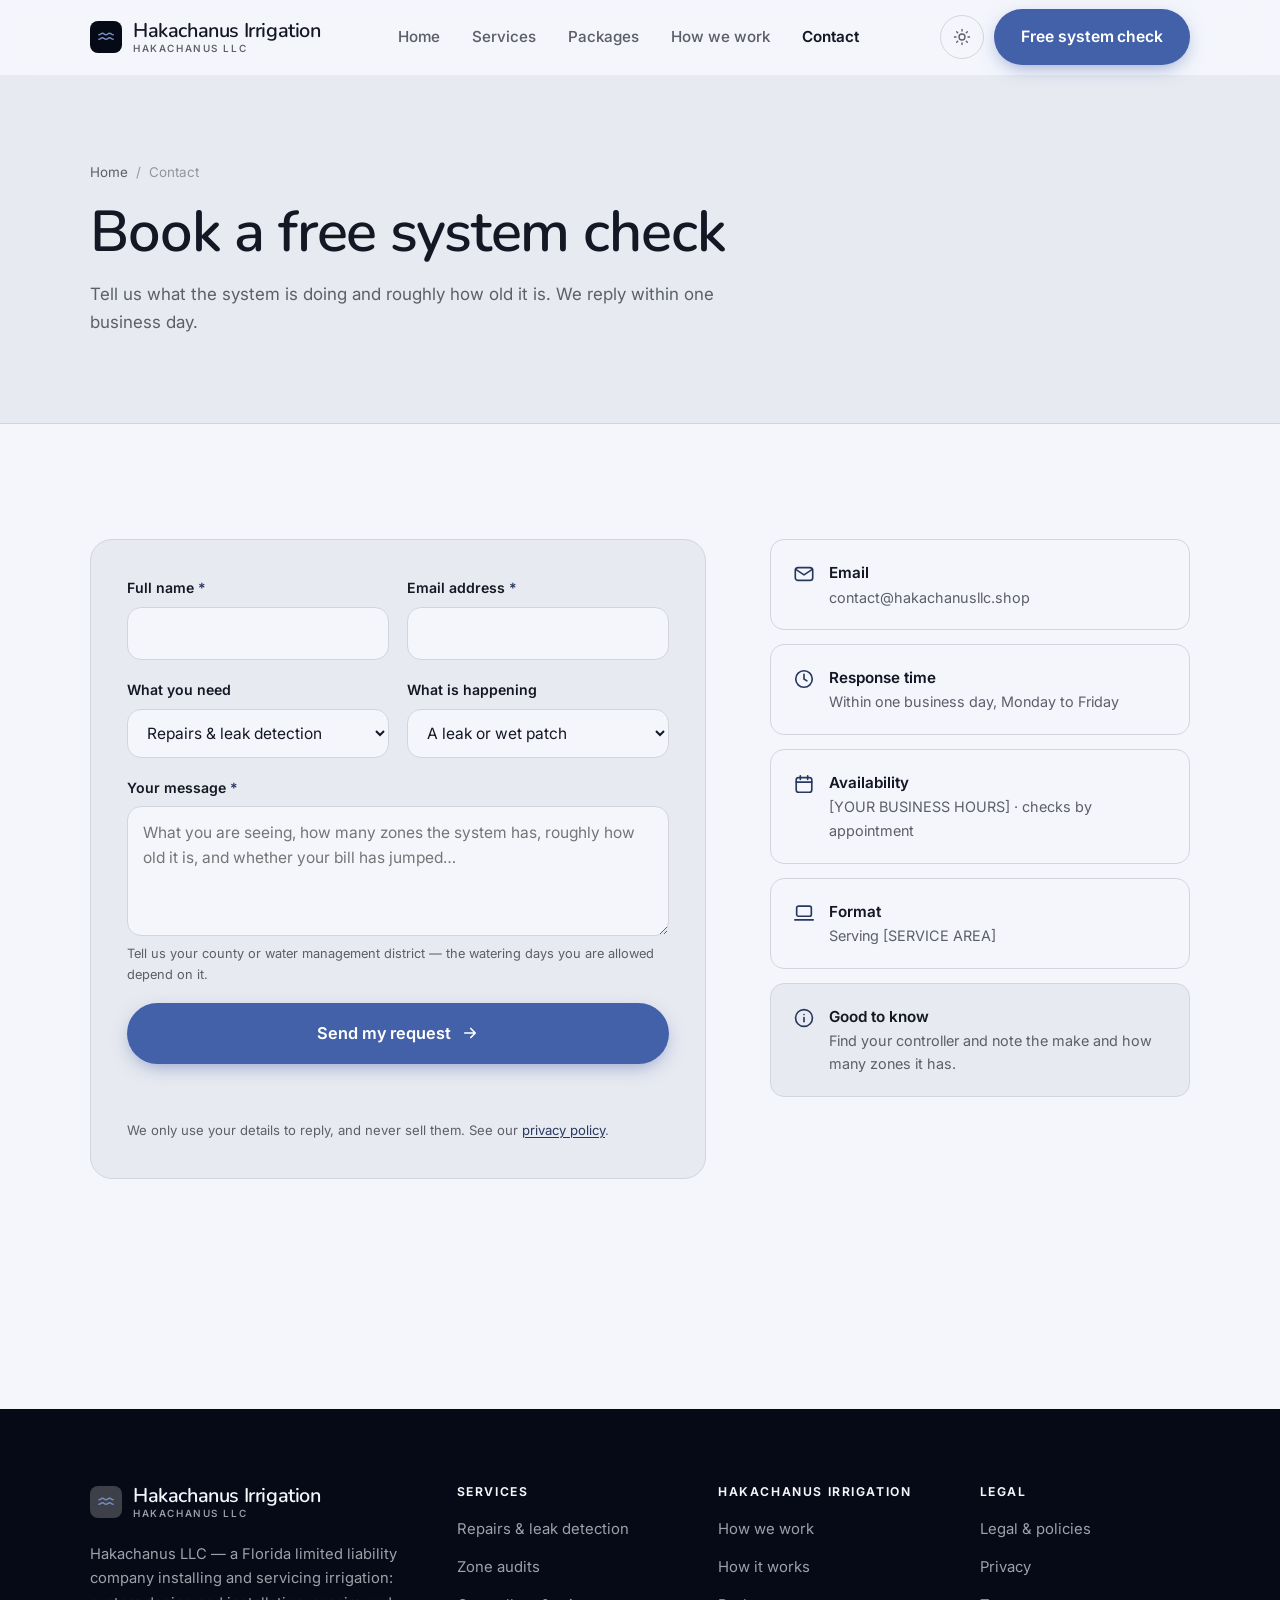
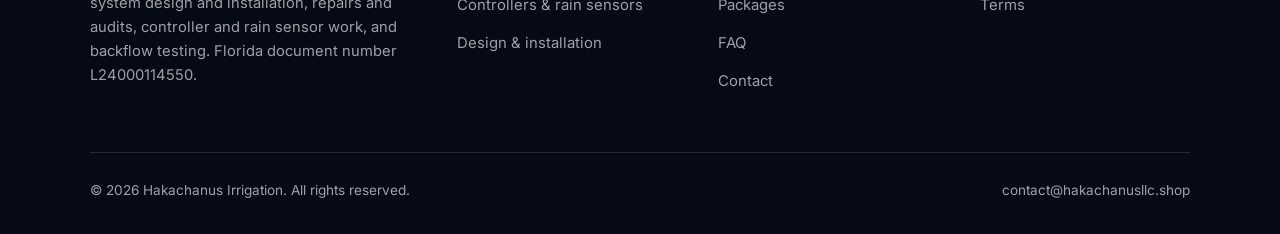
<file: contact.html>
<!DOCTYPE html>
<html lang="en" class="no-js">
<head>
<meta charset="utf-8">
<meta name="viewport" content="width=device-width, initial-scale=1">
<title>Contact — Hakachanus Irrigation</title>
<meta name="description" content="Contact Hakachanus LLC about irrigation. We reply within one business day.">
<link rel="canonical" href="https://hakachanusllc.shop/contact.html">

<meta property="og:type" content="website">
<meta property="og:url" content="https://hakachanusllc.shop/contact.html">
<meta property="og:site_name" content="Hakachanus Irrigation">
<meta property="og:locale" content="en_US">
<meta property="og:title" content="Contact — Hakachanus Irrigation">
<meta property="og:description" content="Contact Hakachanus LLC about irrigation. We reply within one business day.">
<meta name="theme-color" content="#060a16">

<link rel="icon" href="assets/img/favicon.svg" type="image/svg+xml">
<link rel="preconnect" href="https://fonts.googleapis.com">
<link rel="preconnect" href="https://fonts.gstatic.com" crossorigin>
<link rel="stylesheet" href="https://fonts.googleapis.com/css2?family=Nunito:wght@400..700&family=Inter:wght@400..700&display=swap">
<link rel="stylesheet" href="assets/css/style.css">

<!-- Thème appliqué avant le premier rendu (évite le flash) -->
<script>
document.documentElement.classList.remove('no-js');
(function(){try{var t=localStorage.getItem('site-theme');if(t){document.documentElement.setAttribute('data-theme',t);}}catch(e){}})();
</script>
</head>

<body>
<a class="skip-link" href="#main">Skip to main content</a>

<header class="site-header">
  <nav class="wrap nav" aria-label="Main navigation">
    <a class="brand" href="index.html">
      <svg class="brand__mark" viewBox="0 0 64 64" aria-hidden="true">
        <rect class="bm-bg" width="64" height="64" rx="16"/>
        <g class="bm-ic" transform="translate(14 14) scale(1.5)" fill="none" stroke-width="2.1" stroke-linecap="round" stroke-linejoin="round"><path d="M2.5 9c2.4 0 2.4-2 4.75-2s2.4 2 4.75 2 2.4-2 4.75-2 2.4 2 4.75 2M2.5 15c2.4 0 2.4-2 4.75-2s2.4 2 4.75 2 2.4-2 4.75-2 2.4 2 4.75 2"/></g>
      </svg>
      <span>Hakachanus Irrigation<span class="brand__sub">Hakachanus LLC</span></span>
    </a>

    <ul class="nav__links" id="nav-links">
      <li><a href="index.html">Home</a></li>
      <li><a href="programs.html">Services</a></li>
      <li><a href="index.html#pricing">Packages</a></li>
      <li><a href="about.html">How we work</a></li>
      <li><a href="contact.html" aria-current="page">Contact</a></li>
      <li><a class="btn btn--primary" href="contact.html">Free system check</a></li>
    </ul>

    <div class="nav__cta">
      <button class="theme-toggle" type="button" aria-label="Switch to dark theme">
        <svg class="icon-sun" viewBox="0 0 24 24" fill="none" stroke="currentColor" stroke-width="1.8" stroke-linecap="round" aria-hidden="true"><circle cx="12" cy="12" r="4"/><path d="M12 2v2m0 16v2M2 12h2m16 0h2M4.9 4.9l1.4 1.4m11.4 11.4 1.4 1.4M19.1 4.9l-1.4 1.4M6.3 17.7l-1.4 1.4"/></svg>
        <svg class="icon-moon" viewBox="0 0 24 24" fill="none" stroke="currentColor" stroke-width="1.8" stroke-linecap="round" stroke-linejoin="round" aria-hidden="true"><path d="M21 12.8A9 9 0 1 1 11.2 3a7 7 0 0 0 9.8 9.8z"/></svg>
      </button>
      <a class="btn btn--primary" href="contact.html">Free system check</a>
      <button class="nav__toggle" type="button" aria-expanded="false" aria-controls="nav-links" aria-label="Open menu">
        <svg class="icon-open" viewBox="0 0 24 24" fill="none" stroke="currentColor" stroke-width="2" stroke-linecap="round" aria-hidden="true"><path d="M3 6h18M3 12h18M3 18h18"/></svg>
        <svg class="icon-close" viewBox="0 0 24 24" fill="none" stroke="currentColor" stroke-width="2" stroke-linecap="round" aria-hidden="true"><path d="M6 6l12 12M18 6L6 18"/></svg>
      </button>
    </div>
  </nav>
</header>

<main id="main">

<section class="page-head">
  <div class="wrap">
    <nav class="breadcrumb" aria-label="Breadcrumb">
      <a href="index.html">Home</a><span>/</span><span aria-current="page">Contact</span>
    </nav>
    <h1>Book a free system check</h1>
    <p>Tell us what the system is doing and roughly how old it is. We reply within one business day.</p>
  </div>
</section>

<section class="section wrap">
  <div class="form-layout">

    <!--
      FORM: the action attribute holds a placeholder id. Create a free form at
      https://formspree.io and replace VOTRE_ID_FORMSPREE. Until then, the button
      opens the visitor's email app with a pre-filled message to contact@hakachanusllc.shop.
    -->
    <form class="form" id="contact-form" action="https://formspree.io/f/VOTRE_ID_FORMSPREE" method="POST"
          data-email="contact@hakachanusllc.shop" data-subject="Irrigation enquiry"
          data-msg-mail="Your email app will open with the message ready to send." data-msg-sending="Sending…"
          data-msg-ok="Thanks! Your message is on its way. We reply within one business day." data-msg-err="Sending failed. Please email us directly at">
      <div class="form__row">
        <div class="field">
          <label for="nom">Full name <span class="req" aria-hidden="true">*</span></label>
          <input type="text" id="nom" name="nom" autocomplete="name" required>
        </div>
        <div class="field">
          <label for="email">Email address <span class="req" aria-hidden="true">*</span></label>
          <input type="email" id="email" name="email" autocomplete="email" required>
        </div>
      </div>

      <div class="form__row">
        <div class="field">
          <label for="programme">What you need</label>
          <select id="programme" name="programme">
            <option>Repairs &amp; leak detection</option>
            <option>Zone audits</option>
            <option>Controllers &amp; rain sensors</option>
            <option>Design &amp; installation</option>
            <option>Not sure yet</option>
          </select>
        </div>
        <div class="field">
          <label for="niveau">What is happening</label>
          <select id="niveau" name="niveau">
            <option>A leak or wet patch</option>
            <option>Dry or dying areas</option>
            <option>It runs in the rain</option>
            <option>A new system</option>
          </select>
        </div>
      </div>

      <div class="field">
        <label for="message">Your message <span class="req" aria-hidden="true">*</span></label>
        <textarea id="message" name="message" required placeholder="What you are seeing, how many zones the system has, roughly how old it is, and whether your bill has jumped…"></textarea>
        <span class="field__hint">Tell us your county or water management district — the watering days you are allowed depend on it.</span>
      </div>

      <!-- Bot trap: hidden from humans -->
      <div class="visually-hidden" aria-hidden="true">
        <label for="site-web">Leave this field empty</label>
        <input type="text" id="site-web" name="_gotcha" tabindex="-1" autocomplete="off">
      </div>

      <button class="btn btn--primary btn--lg" type="submit">Send my request <svg viewBox="0 0 24 24" fill="none" stroke="currentColor" stroke-width="2.2" stroke-linecap="round" stroke-linejoin="round" aria-hidden="true"><path d="M5 12h14M13 6l6 6-6 6"/></svg></button>

      <p id="form-status" class="form__status" role="status" aria-live="polite"></p>

      <p class="form__note">
        We only use your details to reply, and never sell them. See our <a href="legal.html#privacy">privacy policy</a>.
      </p>
    </form>

    <aside class="contact-aside">
      <div class="contact-card">
        <svg viewBox="0 0 24 24" fill="none" stroke="currentColor" stroke-width="1.8" stroke-linecap="round" stroke-linejoin="round" aria-hidden="true"><rect x="2.5" y="5" width="19" height="14" rx="3"/><path d="M3 7l9 6 9-6"/></svg>
        <div><b>Email</b><a href="mailto:contact@hakachanusllc.shop">contact@hakachanusllc.shop</a></div>
      </div>
      <div class="contact-card">
        <svg viewBox="0 0 24 24" fill="none" stroke="currentColor" stroke-width="1.8" stroke-linecap="round" stroke-linejoin="round" aria-hidden="true"><circle cx="12" cy="12" r="9"/><path d="M12 7v5l3.2 2"/></svg>
        <div><b>Response time</b><span>Within one business day, Monday to Friday</span></div>
      </div>
      <div class="contact-card">
        <svg viewBox="0 0 24 24" fill="none" stroke="currentColor" stroke-width="1.8" stroke-linecap="round" stroke-linejoin="round" aria-hidden="true"><rect x="3.5" y="5" width="17" height="16" rx="2.5"/><path d="M8 3v4M16 3v4M3.5 10h17"/></svg>
        <div><b>Availability</b><span>[YOUR BUSINESS HOURS] · checks by appointment</span></div>
      </div>
      <div class="contact-card">
        <svg viewBox="0 0 24 24" fill="none" stroke="currentColor" stroke-width="1.8" stroke-linecap="round" stroke-linejoin="round" aria-hidden="true"><rect x="4" y="4.5" width="16" height="11" rx="2"/><path d="M2 19.5h20"/></svg>
        <div><b>Format</b><span>Serving [SERVICE AREA]</span></div>
      </div>
      <div class="contact-card contact-card--soft">
        <svg viewBox="0 0 24 24" fill="none" stroke="currentColor" stroke-width="1.8" stroke-linecap="round" stroke-linejoin="round" aria-hidden="true"><circle cx="12" cy="12" r="9.2"/><path d="M12 16v-4.5M12 8.2v.1"/></svg>
        <div><b>Good to know</b><span>Find your controller and note the make and how many zones it has.</span></div>
      </div>
    </aside>

  </div>
</section>

</main>

<footer class="site-footer">
  <div class="wrap">
    <div class="footer__grid">
      <div class="footer__brand">
        <a class="brand" href="index.html">
          <svg class="brand__mark" viewBox="0 0 64 64" aria-hidden="true">
        <rect class="bm-bg" width="64" height="64" rx="16"/>
        <g class="bm-ic" transform="translate(14 14) scale(1.5)" fill="none" stroke-width="2.1" stroke-linecap="round" stroke-linejoin="round"><path d="M2.5 9c2.4 0 2.4-2 4.75-2s2.4 2 4.75 2 2.4-2 4.75-2 2.4 2 4.75 2M2.5 15c2.4 0 2.4-2 4.75-2s2.4 2 4.75 2 2.4-2 4.75-2 2.4 2 4.75 2"/></g>
      </svg>
          <span>Hakachanus Irrigation<span class="brand__sub">Hakachanus LLC</span></span>
        </a>
        <p>Hakachanus LLC — a Florida limited liability company installing and servicing irrigation: system design and installation, repairs and audits, controller and rain sensor work, and backflow testing. Florida document number L24000114550.</p>
      </div>

      <div class="footer__col">
        <h4>Services</h4>
        <ul>
          <li><a href="programs.html#repairs">Repairs &amp; leak detection</a></li>
          <li><a href="programs.html#audit">Zone audits</a></li>
          <li><a href="programs.html#controllers">Controllers &amp; rain sensors</a></li>
          <li><a href="programs.html#install">Design &amp; installation</a></li>
        </ul>
      </div>

      <div class="footer__col">
        <h4>Hakachanus Irrigation</h4>
        <ul>
          <li><a href="about.html">How we work</a></li>
          <li><a href="index.html#how-it-works">How it works</a></li>
          <li><a href="index.html#pricing">Packages</a></li>
          <li><a href="index.html#faq">FAQ</a></li>
          <li><a href="contact.html">Contact</a></li>
        </ul>
      </div>

      <div class="footer__col">
        <h4>Legal</h4>
        <ul>
          <li><a href="legal.html">Legal &amp; policies</a></li>
          <li><a href="legal.html#privacy">Privacy</a></li>
          <li><a href="legal.html#terms">Terms</a></li>
        </ul>
      </div>
    </div>

    <div class="footer__bottom">
      <p>© <span data-year>2026</span> Hakachanus Irrigation. All rights reserved.</p>
      <p><a href="mailto:contact@hakachanusllc.shop">contact@hakachanusllc.shop</a></p>
    </div>
  </div>
</footer>

<script src="assets/js/main.js" defer></script>
</body>
</html>
</file>
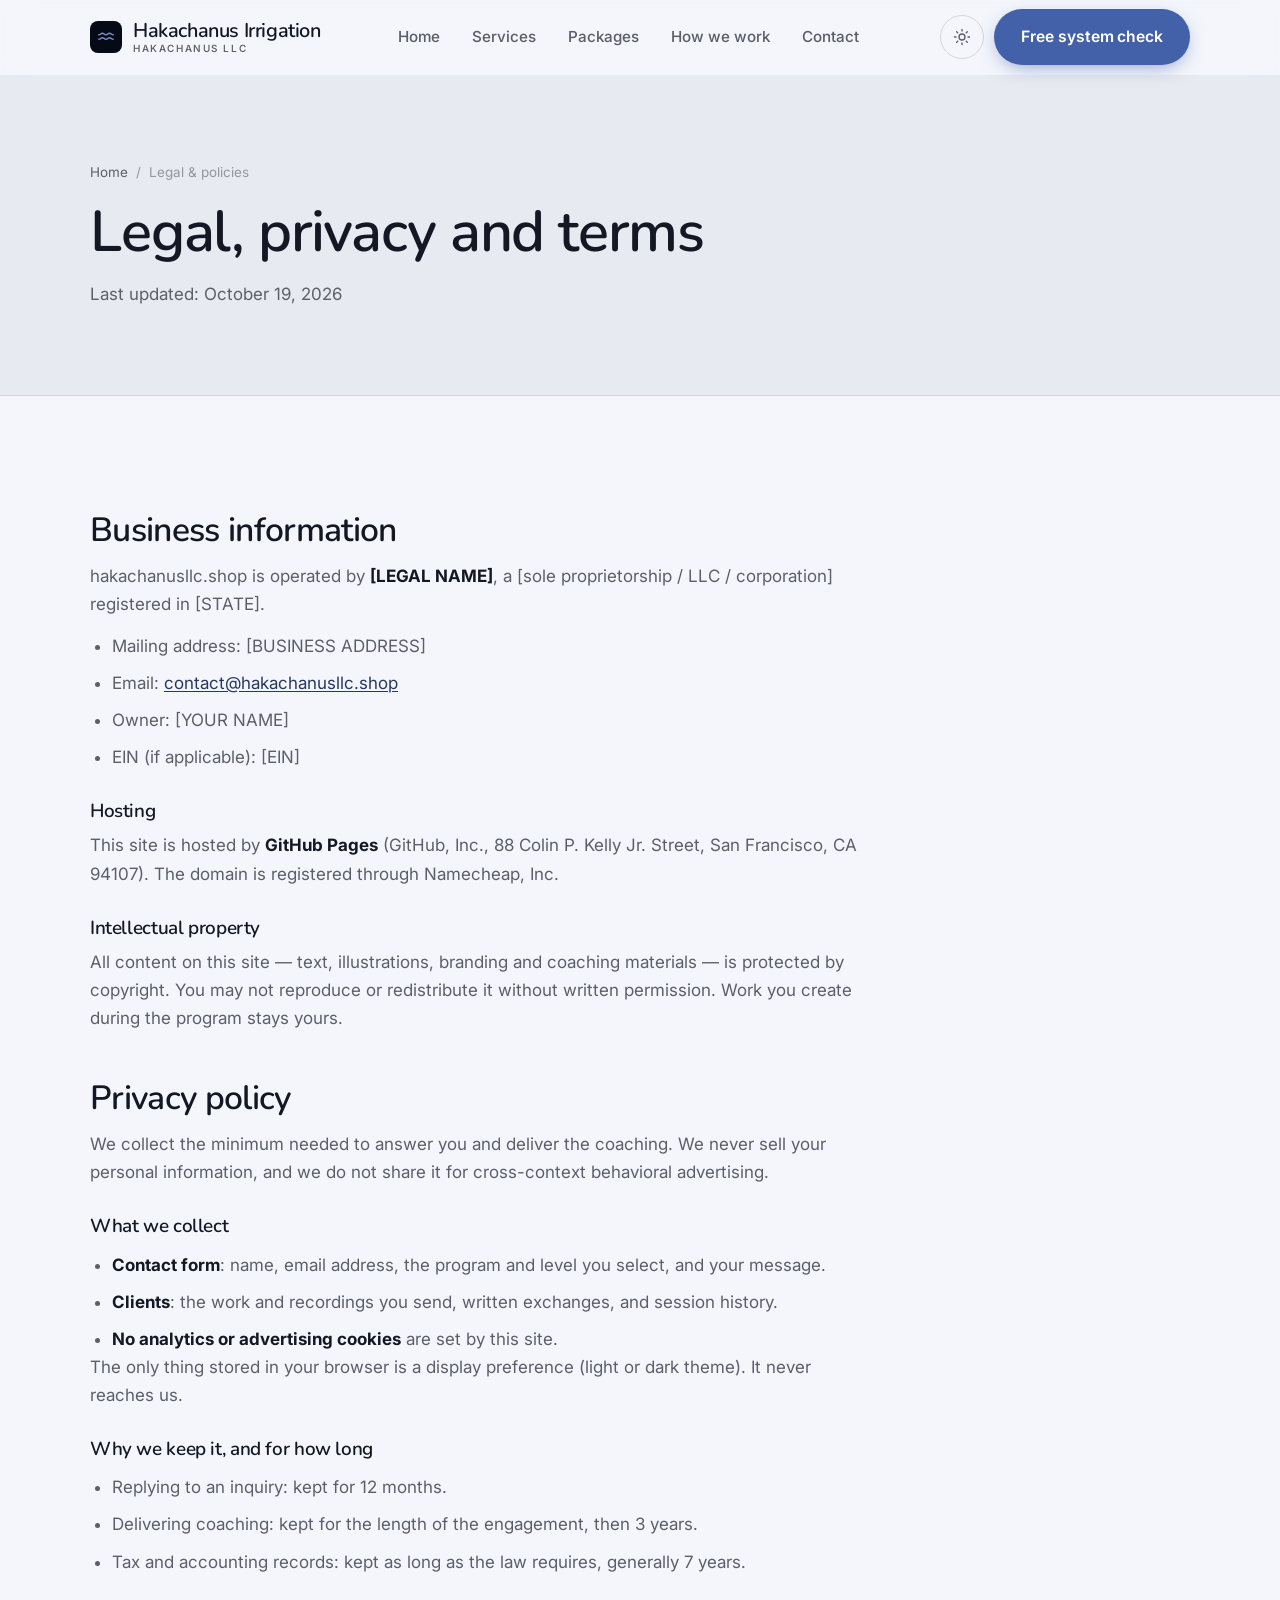
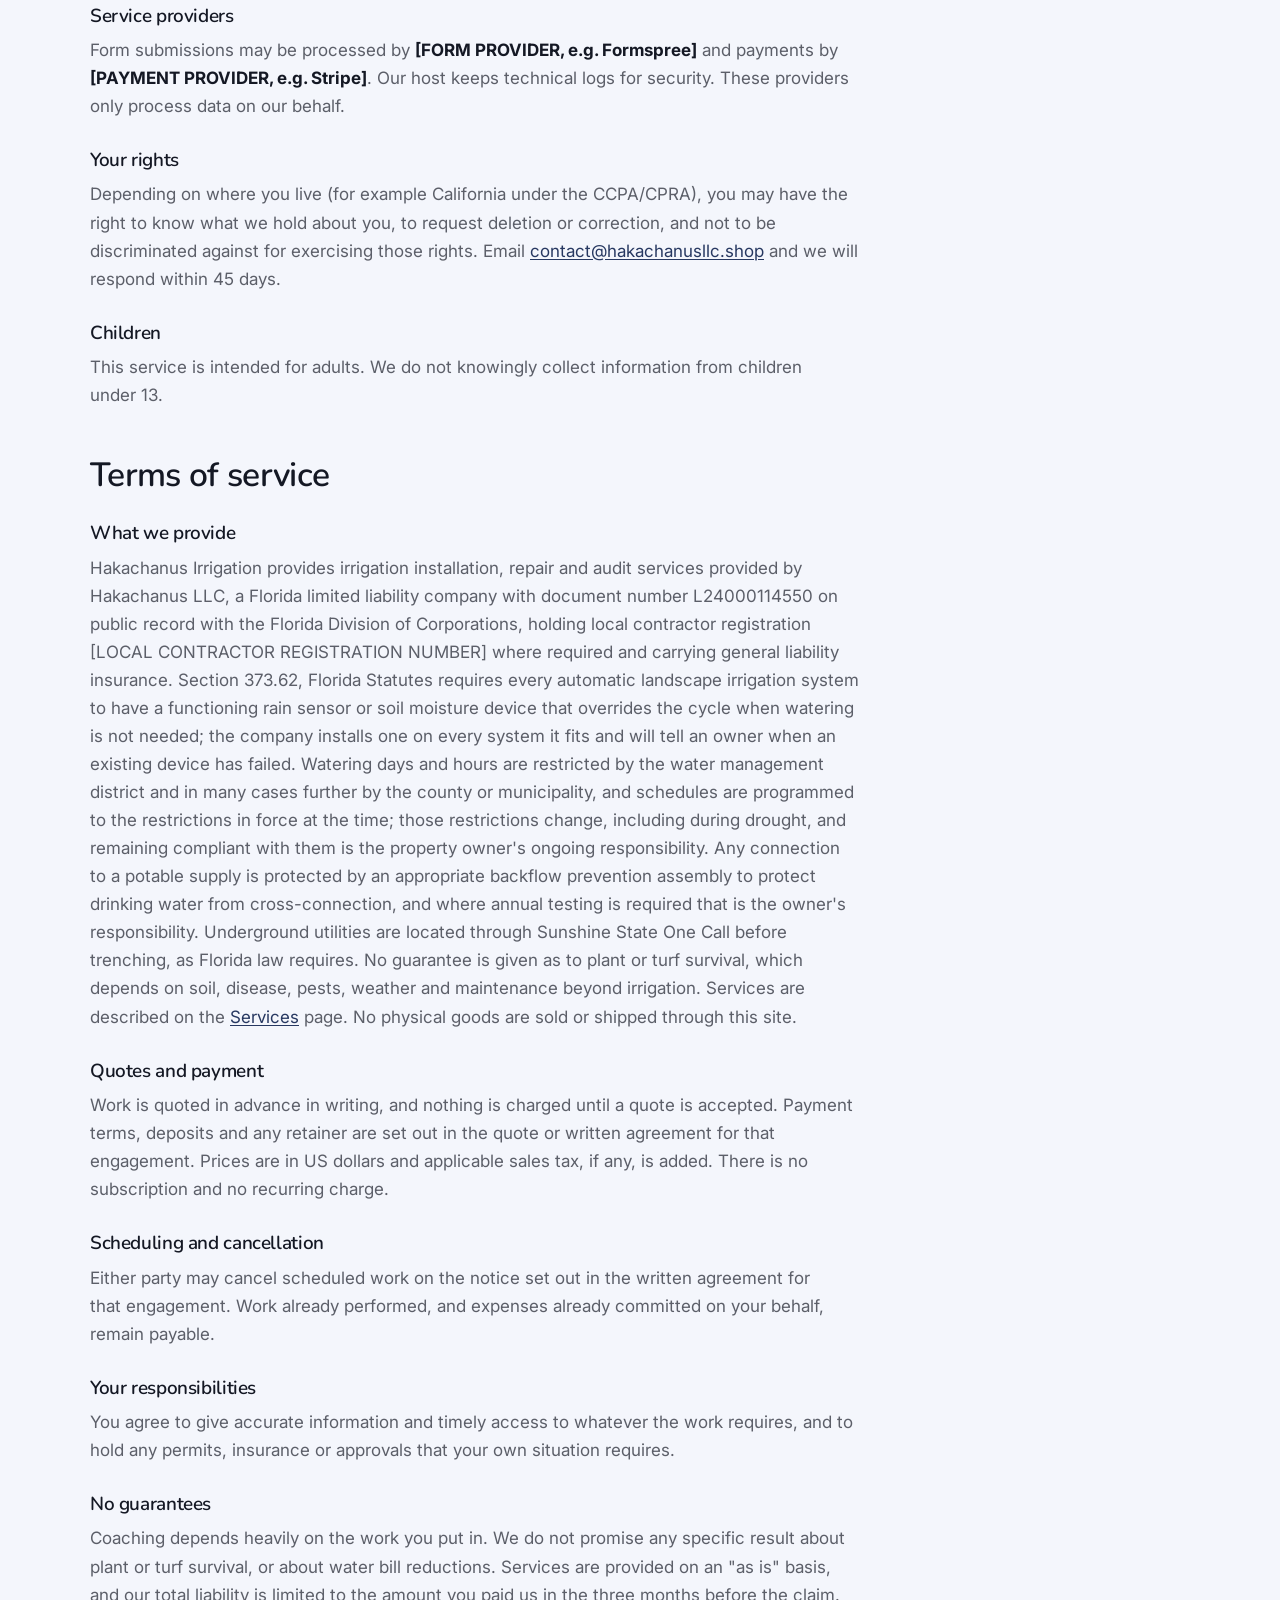
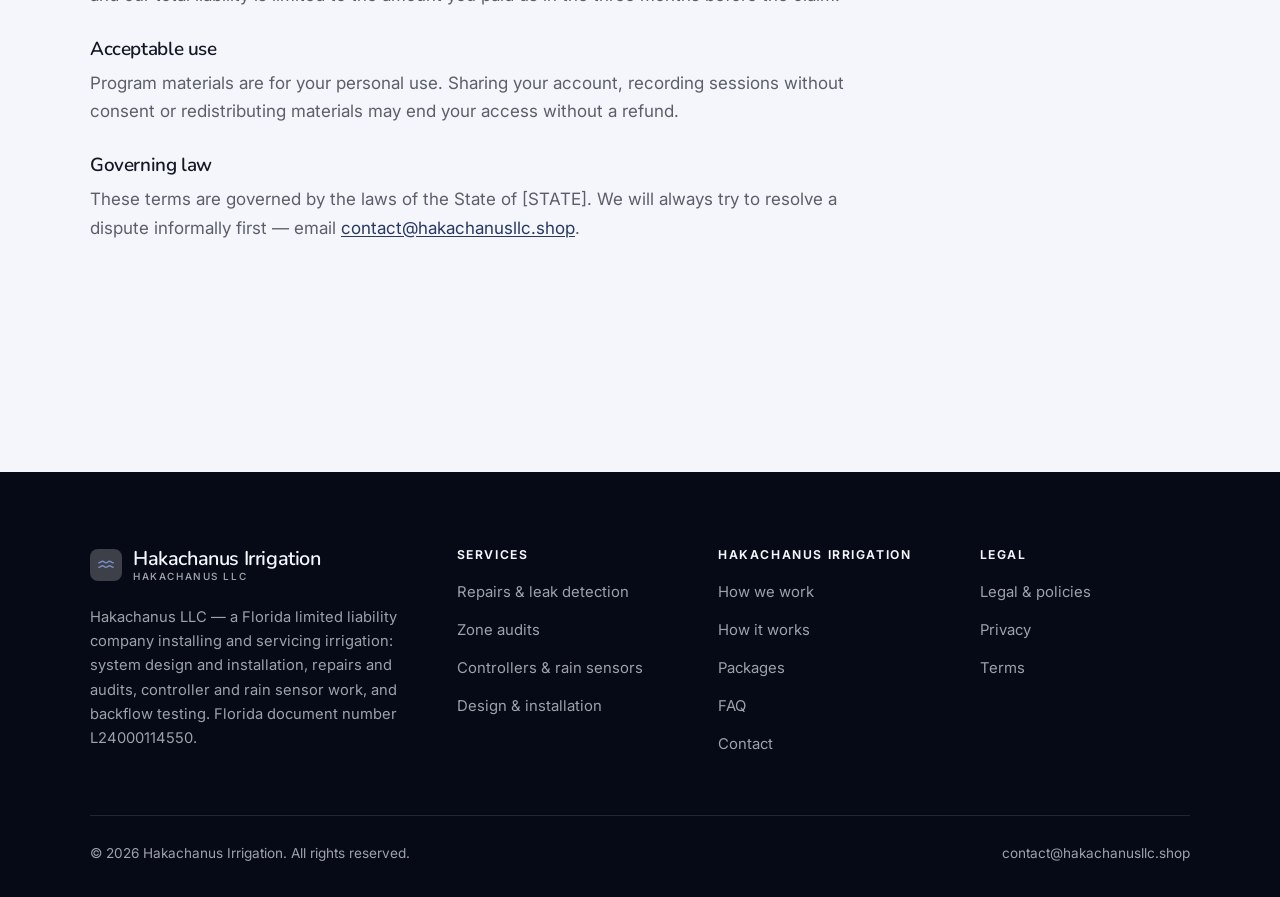
<file: legal.html>
<!DOCTYPE html>
<html lang="en" class="no-js">
<head>
<meta charset="utf-8">
<meta name="viewport" content="width=device-width, initial-scale=1">
<title>Legal, privacy and terms — Hakachanus Irrigation</title>
<meta name="description" content="Business information, privacy policy and terms of service for Hakachanus Irrigation.">
<meta name="robots" content="noindex">

<meta property="og:type" content="website">
<meta property="og:url" content="https://hakachanusllc.shop/legal.html">
<meta property="og:site_name" content="Hakachanus Irrigation">
<meta property="og:locale" content="en_US">
<meta property="og:title" content="Legal, privacy and terms — Hakachanus Irrigation">
<meta property="og:description" content="Business information, privacy policy and terms of service for Hakachanus Irrigation.">
<meta name="theme-color" content="#060a16">

<link rel="icon" href="assets/img/favicon.svg" type="image/svg+xml">
<link rel="preconnect" href="https://fonts.googleapis.com">
<link rel="preconnect" href="https://fonts.gstatic.com" crossorigin>
<link rel="stylesheet" href="https://fonts.googleapis.com/css2?family=Nunito:wght@400..700&family=Inter:wght@400..700&display=swap">
<link rel="stylesheet" href="assets/css/style.css">

<!-- Thème appliqué avant le premier rendu (évite le flash) -->
<script>
document.documentElement.classList.remove('no-js');
(function(){try{var t=localStorage.getItem('site-theme');if(t){document.documentElement.setAttribute('data-theme',t);}}catch(e){}})();
</script>
</head>

<body>
<a class="skip-link" href="#main">Skip to main content</a>

<header class="site-header">
  <nav class="wrap nav" aria-label="Main navigation">
    <a class="brand" href="index.html">
      <svg class="brand__mark" viewBox="0 0 64 64" aria-hidden="true">
        <rect class="bm-bg" width="64" height="64" rx="16"/>
        <g class="bm-ic" transform="translate(14 14) scale(1.5)" fill="none" stroke-width="2.1" stroke-linecap="round" stroke-linejoin="round"><path d="M2.5 9c2.4 0 2.4-2 4.75-2s2.4 2 4.75 2 2.4-2 4.75-2 2.4 2 4.75 2M2.5 15c2.4 0 2.4-2 4.75-2s2.4 2 4.75 2 2.4-2 4.75-2 2.4 2 4.75 2"/></g>
      </svg>
      <span>Hakachanus Irrigation<span class="brand__sub">Hakachanus LLC</span></span>
    </a>

    <ul class="nav__links" id="nav-links">
      <li><a href="index.html">Home</a></li>
      <li><a href="programs.html">Services</a></li>
      <li><a href="index.html#pricing">Packages</a></li>
      <li><a href="about.html">How we work</a></li>
      <li><a href="contact.html">Contact</a></li>
      <li><a class="btn btn--primary" href="contact.html">Free system check</a></li>
    </ul>

    <div class="nav__cta">
      <button class="theme-toggle" type="button" aria-label="Switch to dark theme">
        <svg class="icon-sun" viewBox="0 0 24 24" fill="none" stroke="currentColor" stroke-width="1.8" stroke-linecap="round" aria-hidden="true"><circle cx="12" cy="12" r="4"/><path d="M12 2v2m0 16v2M2 12h2m16 0h2M4.9 4.9l1.4 1.4m11.4 11.4 1.4 1.4M19.1 4.9l-1.4 1.4M6.3 17.7l-1.4 1.4"/></svg>
        <svg class="icon-moon" viewBox="0 0 24 24" fill="none" stroke="currentColor" stroke-width="1.8" stroke-linecap="round" stroke-linejoin="round" aria-hidden="true"><path d="M21 12.8A9 9 0 1 1 11.2 3a7 7 0 0 0 9.8 9.8z"/></svg>
      </button>
      <a class="btn btn--primary" href="contact.html">Free system check</a>
      <button class="nav__toggle" type="button" aria-expanded="false" aria-controls="nav-links" aria-label="Open menu">
        <svg class="icon-open" viewBox="0 0 24 24" fill="none" stroke="currentColor" stroke-width="2" stroke-linecap="round" aria-hidden="true"><path d="M3 6h18M3 12h18M3 18h18"/></svg>
        <svg class="icon-close" viewBox="0 0 24 24" fill="none" stroke="currentColor" stroke-width="2" stroke-linecap="round" aria-hidden="true"><path d="M6 6l12 12M18 6L6 18"/></svg>
      </button>
    </div>
  </nav>
</header>

<main id="main">

<section class="page-head">
  <div class="wrap">
    <nav class="breadcrumb" aria-label="Breadcrumb">
      <a href="index.html">Home</a><span>/</span><span aria-current="page">Legal &amp; policies</span>
    </nav>
    <h1>Legal, privacy and terms</h1>
    <p>Last updated: <time datetime="2026-10-19">October 19, 2026</time></p>
  </div>
</section>

<section class="section wrap">
  <div class="prose">

    <!--
      TO DO: this is a skeleton, not legal advice. Replace every [BRACKET] with
      your real details before selling, and have a lawyer review it if you can.
      Consumer protection rules differ by state.
    -->

    <h2 id="business">Business information</h2>
    <p>
      hakachanusllc.shop is operated by <strong>[LEGAL NAME]</strong>, a [sole proprietorship / LLC / corporation]
      registered in [STATE].
    </p>
    <ul>
      <li>Mailing address: [BUSINESS ADDRESS]</li>
      <li>Email: <a href="mailto:contact@hakachanusllc.shop">contact@hakachanusllc.shop</a></li>
      <li>Owner: [YOUR NAME]</li>
      <li>EIN (if applicable): [EIN]</li>
    </ul>

    <h3>Hosting</h3>
    <p>
      This site is hosted by <strong>GitHub Pages</strong> (GitHub, Inc., 88 Colin P. Kelly Jr. Street,
      San Francisco, CA 94107). The domain is registered through Namecheap, Inc.
    </p>

    <h3>Intellectual property</h3>
    <p>
      All content on this site — text, illustrations, branding and coaching materials — is protected by
      copyright. You may not reproduce or redistribute it without written permission. Work you create during
      the program stays yours.
    </p>

    <h2 id="privacy">Privacy policy</h2>
    <p>
      We collect the minimum needed to answer you and deliver the coaching. We never sell your personal
      information, and we do not share it for cross-context behavioral advertising.
    </p>
    <h3>What we collect</h3>
    <ul>
      <li><strong>Contact form</strong>: name, email address, the program and level you select, and your message.</li>
      <li><strong>Clients</strong>: the work and recordings you send, written exchanges, and session history.</li>
      <li><strong>No analytics or advertising cookies</strong> are set by this site.</li>
    </ul>
    <p>
      The only thing stored in your browser is a display preference (light or dark theme). It never reaches us.
    </p>
    <h3>Why we keep it, and for how long</h3>
    <ul>
      <li>Replying to an inquiry: kept for 12 months.</li>
      <li>Delivering coaching: kept for the length of the engagement, then 3 years.</li>
      <li>Tax and accounting records: kept as long as the law requires, generally 7 years.</li>
    </ul>
    <h3>Service providers</h3>
    <p>
      Form submissions may be processed by <strong>[FORM PROVIDER, e.g. Formspree]</strong> and payments by
      <strong>[PAYMENT PROVIDER, e.g. Stripe]</strong>. Our host keeps technical logs for security. These
      providers only process data on our behalf.
    </p>
    <h3>Your rights</h3>
    <p>
      Depending on where you live (for example California under the CCPA/CPRA), you may have the right to
      know what we hold about you, to request deletion or correction, and not to be discriminated against for
      exercising those rights. Email <a href="mailto:contact@hakachanusllc.shop">contact@hakachanusllc.shop</a> and we will respond within 45 days.
    </p>
    <h3>Children</h3>
    <p>
      This service is intended for adults. We do not knowingly collect information from children under 13.
    </p>

    <h2 id="terms">Terms of service</h2>
    <h3>What we provide</h3>
    <p>
      Hakachanus Irrigation provides irrigation installation, repair and audit services provided by Hakachanus LLC, a Florida limited liability company with document number L24000114550 on public record with the Florida Division of Corporations, holding local contractor registration [LOCAL CONTRACTOR REGISTRATION NUMBER] where required and carrying general liability insurance. Section 373.62, Florida Statutes requires every automatic landscape irrigation system to have a functioning rain sensor or soil moisture device that overrides the cycle when watering is not needed; the company installs one on every system it fits and will tell an owner when an existing device has failed. Watering days and hours are restricted by the water management district and in many cases further by the county or municipality, and schedules are programmed to the restrictions in force at the time; those restrictions change, including during drought, and remaining compliant with them is the property owner's ongoing responsibility. Any connection to a potable supply is protected by an appropriate backflow prevention assembly to protect drinking water from cross-connection, and where annual testing is required that is the owner's responsibility. Underground utilities are located through Sunshine State One Call before trenching, as Florida law requires. No guarantee is given as to plant or turf survival, which depends on soil, disease, pests, weather and maintenance beyond irrigation. Services are described on the
      <a href="programs.html">Services</a> page. No physical goods are sold or shipped through this site.
    </p>
    <h3>Quotes and payment</h3>
    <p>
      Work is quoted in advance in writing, and nothing is charged until a quote is accepted. Payment terms,
      deposits and any retainer are set out in the quote or written agreement for that engagement. Prices are in
      US dollars and applicable sales tax, if any, is added. There is no subscription and no recurring charge.
    </p>
    <h3>Scheduling and cancellation</h3>
    <p>
      Either party may cancel scheduled work on the notice set out in the written agreement for that engagement.
      Work already performed, and expenses already committed on your behalf, remain payable.
    </p>
    <h3>Your responsibilities</h3>
    <p>
      You agree to give accurate information and timely access to whatever the work requires, and to hold any
      permits, insurance or approvals that your own situation requires.
    </p>

    <h3>No guarantees</h3>
    <p>
      Coaching depends heavily on the work you put in. We do not promise any specific result
      about plant or turf survival, or about water bill reductions. Services are provided on an "as is" basis, and our total
      liability is limited to the amount you paid us in the three months before the claim.
    </p>
    <h3>Acceptable use</h3>
    <p>
      Program materials are for your personal use. Sharing your account, recording sessions without consent
      or redistributing materials may end your access without a refund.
    </p>
    <h3>Governing law</h3>
    <p>
      These terms are governed by the laws of the State of [STATE]. We will always try to resolve a dispute
      informally first — email <a href="mailto:contact@hakachanusllc.shop">contact@hakachanusllc.shop</a>.
    </p>

  </div>
</section>

</main>

<footer class="site-footer">
  <div class="wrap">
    <div class="footer__grid">
      <div class="footer__brand">
        <a class="brand" href="index.html">
          <svg class="brand__mark" viewBox="0 0 64 64" aria-hidden="true">
        <rect class="bm-bg" width="64" height="64" rx="16"/>
        <g class="bm-ic" transform="translate(14 14) scale(1.5)" fill="none" stroke-width="2.1" stroke-linecap="round" stroke-linejoin="round"><path d="M2.5 9c2.4 0 2.4-2 4.75-2s2.4 2 4.75 2 2.4-2 4.75-2 2.4 2 4.75 2M2.5 15c2.4 0 2.4-2 4.75-2s2.4 2 4.75 2 2.4-2 4.75-2 2.4 2 4.75 2"/></g>
      </svg>
          <span>Hakachanus Irrigation<span class="brand__sub">Hakachanus LLC</span></span>
        </a>
        <p>Hakachanus LLC — a Florida limited liability company installing and servicing irrigation: system design and installation, repairs and audits, controller and rain sensor work, and backflow testing. Florida document number L24000114550.</p>
      </div>

      <div class="footer__col">
        <h4>Services</h4>
        <ul>
          <li><a href="programs.html#repairs">Repairs &amp; leak detection</a></li>
          <li><a href="programs.html#audit">Zone audits</a></li>
          <li><a href="programs.html#controllers">Controllers &amp; rain sensors</a></li>
          <li><a href="programs.html#install">Design &amp; installation</a></li>
        </ul>
      </div>

      <div class="footer__col">
        <h4>Hakachanus Irrigation</h4>
        <ul>
          <li><a href="about.html">How we work</a></li>
          <li><a href="index.html#how-it-works">How it works</a></li>
          <li><a href="index.html#pricing">Packages</a></li>
          <li><a href="index.html#faq">FAQ</a></li>
          <li><a href="contact.html">Contact</a></li>
        </ul>
      </div>

      <div class="footer__col">
        <h4>Legal</h4>
        <ul>
          <li><a href="legal.html">Legal &amp; policies</a></li>
          <li><a href="legal.html#privacy">Privacy</a></li>
          <li><a href="legal.html#terms">Terms</a></li>
        </ul>
      </div>
    </div>

    <div class="footer__bottom">
      <p>© <span data-year>2026</span> Hakachanus Irrigation. All rights reserved.</p>
      <p><a href="mailto:contact@hakachanusllc.shop">contact@hakachanusllc.shop</a></p>
    </div>
  </div>
</footer>

<script src="assets/js/main.js" defer></script>
</body>
</html>
</file>
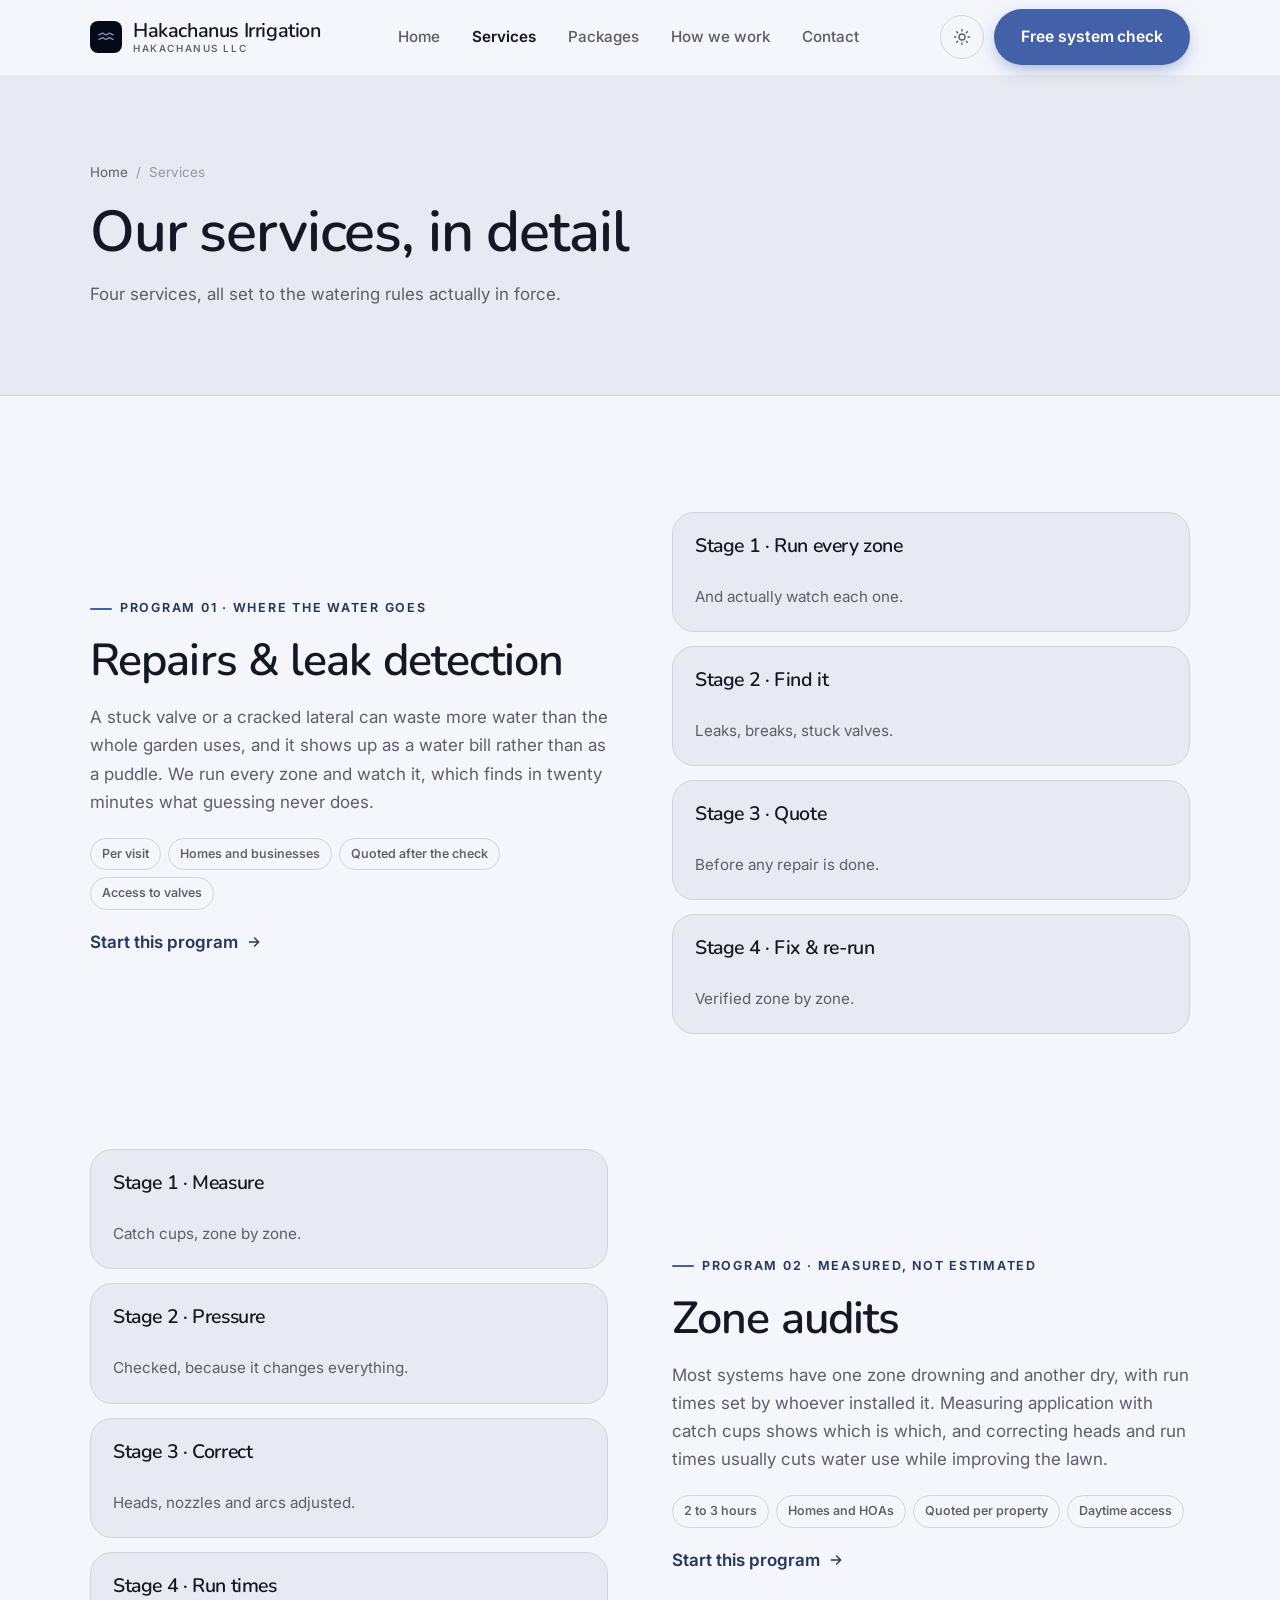
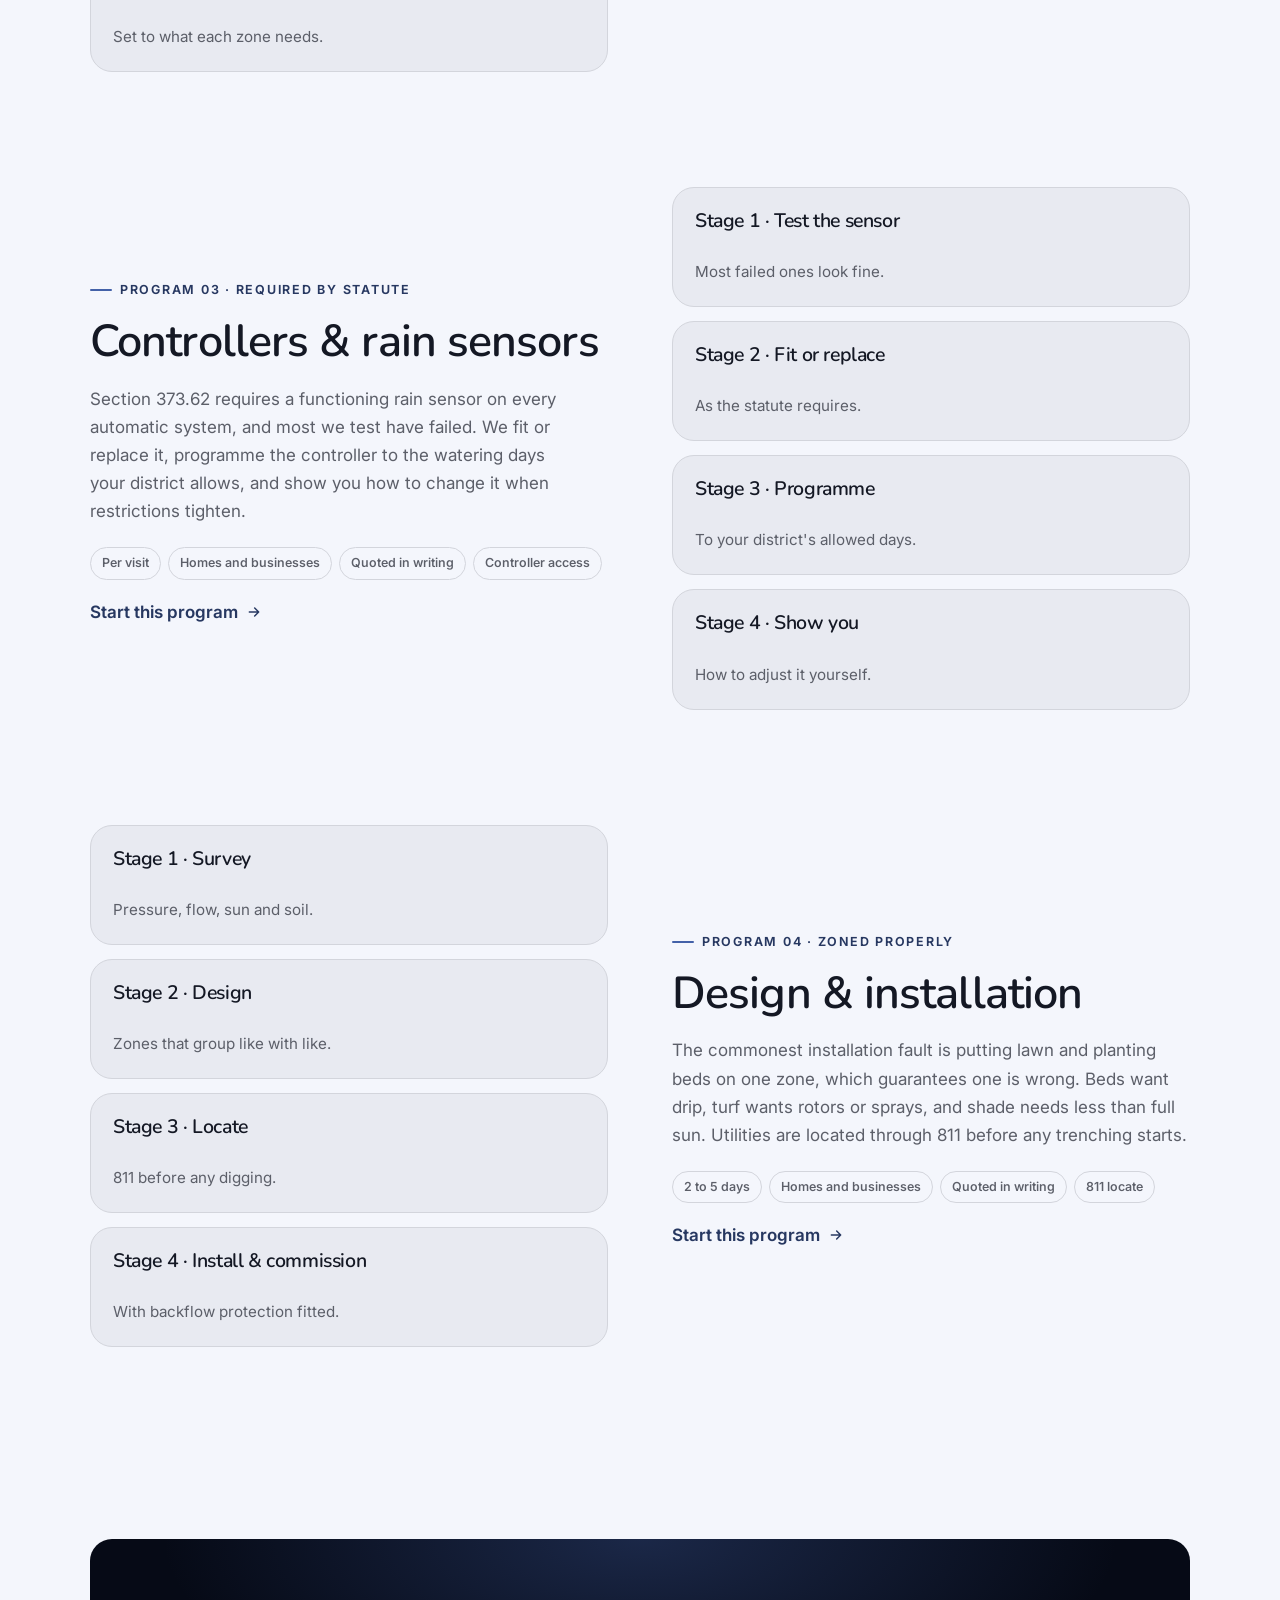
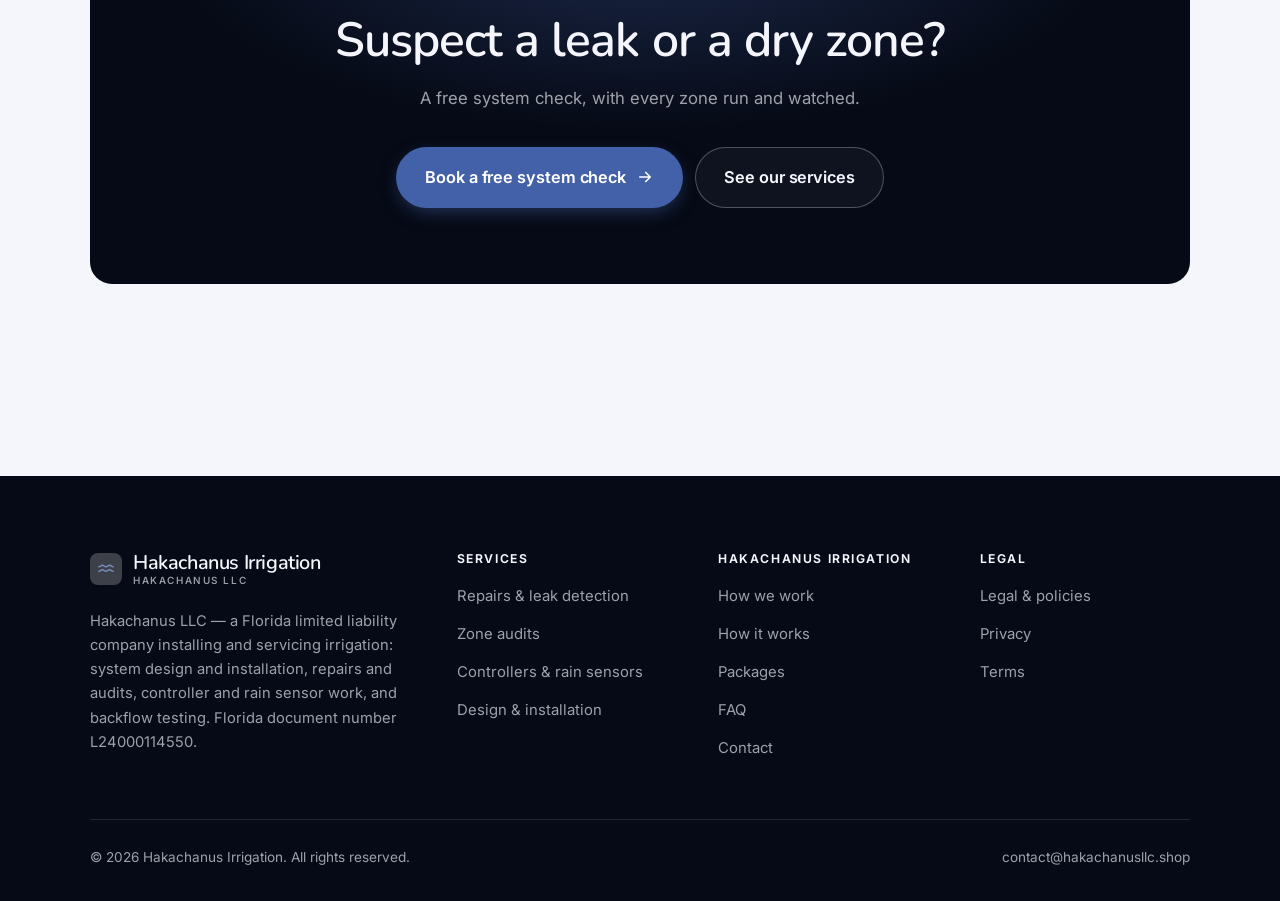
<file: programs.html>
<!DOCTYPE html>
<html lang="en" class="no-js">
<head>
<meta charset="utf-8">
<meta name="viewport" content="width=device-width, initial-scale=1">
<title>Services — Hakachanus Irrigation</title>
<meta name="description" content="Services of Hakachanus LLC: repairs and leak detection, zone audits, controllers and rain sensors, and design and installation.">
<link rel="canonical" href="https://hakachanusllc.shop/programs.html">

<meta property="og:type" content="website">
<meta property="og:url" content="https://hakachanusllc.shop/programs.html">
<meta property="og:site_name" content="Hakachanus Irrigation">
<meta property="og:locale" content="en_US">
<meta property="og:title" content="Services — Hakachanus Irrigation">
<meta property="og:description" content="Services of Hakachanus LLC: repairs and leak detection, zone audits, controllers and rain sensors, and design and installation.">
<meta name="theme-color" content="#060a16">

<link rel="icon" href="assets/img/favicon.svg" type="image/svg+xml">
<link rel="preconnect" href="https://fonts.googleapis.com">
<link rel="preconnect" href="https://fonts.gstatic.com" crossorigin>
<link rel="stylesheet" href="https://fonts.googleapis.com/css2?family=Nunito:wght@400..700&family=Inter:wght@400..700&display=swap">
<link rel="stylesheet" href="assets/css/style.css">

<!-- Thème appliqué avant le premier rendu (évite le flash) -->
<script>
document.documentElement.classList.remove('no-js');
(function(){try{var t=localStorage.getItem('site-theme');if(t){document.documentElement.setAttribute('data-theme',t);}}catch(e){}})();
</script>
</head>

<body>
<a class="skip-link" href="#main">Skip to main content</a>

<header class="site-header">
  <nav class="wrap nav" aria-label="Main navigation">
    <a class="brand" href="index.html">
      <svg class="brand__mark" viewBox="0 0 64 64" aria-hidden="true">
        <rect class="bm-bg" width="64" height="64" rx="16"/>
        <g class="bm-ic" transform="translate(14 14) scale(1.5)" fill="none" stroke-width="2.1" stroke-linecap="round" stroke-linejoin="round"><path d="M2.5 9c2.4 0 2.4-2 4.75-2s2.4 2 4.75 2 2.4-2 4.75-2 2.4 2 4.75 2M2.5 15c2.4 0 2.4-2 4.75-2s2.4 2 4.75 2 2.4-2 4.75-2 2.4 2 4.75 2"/></g>
      </svg>
      <span>Hakachanus Irrigation<span class="brand__sub">Hakachanus LLC</span></span>
    </a>

    <ul class="nav__links" id="nav-links">
      <li><a href="index.html">Home</a></li>
      <li><a href="programs.html" aria-current="page">Services</a></li>
      <li><a href="index.html#pricing">Packages</a></li>
      <li><a href="about.html">How we work</a></li>
      <li><a href="contact.html">Contact</a></li>
      <li><a class="btn btn--primary" href="contact.html">Free system check</a></li>
    </ul>

    <div class="nav__cta">
      <button class="theme-toggle" type="button" aria-label="Switch to dark theme">
        <svg class="icon-sun" viewBox="0 0 24 24" fill="none" stroke="currentColor" stroke-width="1.8" stroke-linecap="round" aria-hidden="true"><circle cx="12" cy="12" r="4"/><path d="M12 2v2m0 16v2M2 12h2m16 0h2M4.9 4.9l1.4 1.4m11.4 11.4 1.4 1.4M19.1 4.9l-1.4 1.4M6.3 17.7l-1.4 1.4"/></svg>
        <svg class="icon-moon" viewBox="0 0 24 24" fill="none" stroke="currentColor" stroke-width="1.8" stroke-linecap="round" stroke-linejoin="round" aria-hidden="true"><path d="M21 12.8A9 9 0 1 1 11.2 3a7 7 0 0 0 9.8 9.8z"/></svg>
      </button>
      <a class="btn btn--primary" href="contact.html">Free system check</a>
      <button class="nav__toggle" type="button" aria-expanded="false" aria-controls="nav-links" aria-label="Open menu">
        <svg class="icon-open" viewBox="0 0 24 24" fill="none" stroke="currentColor" stroke-width="2" stroke-linecap="round" aria-hidden="true"><path d="M3 6h18M3 12h18M3 18h18"/></svg>
        <svg class="icon-close" viewBox="0 0 24 24" fill="none" stroke="currentColor" stroke-width="2" stroke-linecap="round" aria-hidden="true"><path d="M6 6l12 12M18 6L6 18"/></svg>
      </button>
    </div>
  </nav>
</header>

<main id="main">

<section class="page-head">
  <div class="wrap">
    <nav class="breadcrumb" aria-label="Breadcrumb">
      <a href="index.html">Home</a><span>/</span><span aria-current="page">Services</span>
    </nav>
    <h1>Our services, in detail</h1>
    <p>Four services, all set to the watering rules actually in force.</p>
  </div>
</section>

<section class="section wrap" id="repairs">
  <div class="split reveal">
    <div>
      <span class="eyebrow">Program 01 · Where the water goes</span>
      <h2>Repairs &amp; leak detection</h2>
      <p>A stuck valve or a cracked lateral can waste more water than the whole garden uses, and it shows up as a water bill rather than as a puddle. We run every zone and watch it, which finds in twenty minutes what guessing never does.</p>
      <ul class="tags"><li>Per visit</li><li>Homes and businesses</li><li>Quoted after the check</li><li>Access to valves</li></ul>
      <p><a class="arrow-link" href="contact.html">Start this program <svg viewBox="0 0 24 24" fill="none" stroke="currentColor" stroke-width="2.2" stroke-linecap="round" stroke-linejoin="round" aria-hidden="true"><path d="M5 12h14M13 6l6 6-6 6"/></svg></a></p>
    </div>
    <div class="grid grid--2 grid--tight">
      <article class="card card--sm">
        <h3>Stage 1 · Run every zone</h3>
        <p>And actually watch each one.</p>
      </article>
      <article class="card card--sm">
        <h3>Stage 2 · Find it</h3>
        <p>Leaks, breaks, stuck valves.</p>
      </article>
      <article class="card card--sm">
        <h3>Stage 3 · Quote</h3>
        <p>Before any repair is done.</p>
      </article>
      <article class="card card--sm">
        <h3>Stage 4 · Fix &amp; re-run</h3>
        <p>Verified zone by zone.</p>
      </article>
    </div>
  </div>
</section>

<section class="section section--flush wrap" id="audit">
  <div class="split reveal">
    <div class="grid grid--2 grid--tight">
      <article class="card card--sm">
        <h3>Stage 1 · Measure</h3>
        <p>Catch cups, zone by zone.</p>
      </article>
      <article class="card card--sm">
        <h3>Stage 2 · Pressure</h3>
        <p>Checked, because it changes everything.</p>
      </article>
      <article class="card card--sm">
        <h3>Stage 3 · Correct</h3>
        <p>Heads, nozzles and arcs adjusted.</p>
      </article>
      <article class="card card--sm">
        <h3>Stage 4 · Run times</h3>
        <p>Set to what each zone needs.</p>
      </article>
    </div>
    <div>
      <span class="eyebrow">Program 02 · Measured, not estimated</span>
      <h2>Zone audits</h2>
      <p>Most systems have one zone drowning and another dry, with run times set by whoever installed it. Measuring application with catch cups shows which is which, and correcting heads and run times usually cuts water use while improving the lawn.</p>
      <ul class="tags"><li>2 to 3 hours</li><li>Homes and HOAs</li><li>Quoted per property</li><li>Daytime access</li></ul>
      <p><a class="arrow-link" href="contact.html">Start this program <svg viewBox="0 0 24 24" fill="none" stroke="currentColor" stroke-width="2.2" stroke-linecap="round" stroke-linejoin="round" aria-hidden="true"><path d="M5 12h14M13 6l6 6-6 6"/></svg></a></p>
    </div>
  </div>
</section>

<section class="section section--flush wrap" id="controllers">
  <div class="split reveal">
    <div>
      <span class="eyebrow">Program 03 · Required by statute</span>
      <h2>Controllers &amp; rain sensors</h2>
      <p>Section 373.62 requires a functioning rain sensor on every automatic system, and most we test have failed. We fit or replace it, programme the controller to the watering days your district allows, and show you how to change it when restrictions tighten.</p>
      <ul class="tags"><li>Per visit</li><li>Homes and businesses</li><li>Quoted in writing</li><li>Controller access</li></ul>
      <p><a class="arrow-link" href="contact.html">Start this program <svg viewBox="0 0 24 24" fill="none" stroke="currentColor" stroke-width="2.2" stroke-linecap="round" stroke-linejoin="round" aria-hidden="true"><path d="M5 12h14M13 6l6 6-6 6"/></svg></a></p>
    </div>
    <div class="grid grid--2 grid--tight">
      <article class="card card--sm">
        <h3>Stage 1 · Test the sensor</h3>
        <p>Most failed ones look fine.</p>
      </article>
      <article class="card card--sm">
        <h3>Stage 2 · Fit or replace</h3>
        <p>As the statute requires.</p>
      </article>
      <article class="card card--sm">
        <h3>Stage 3 · Programme</h3>
        <p>To your district's allowed days.</p>
      </article>
      <article class="card card--sm">
        <h3>Stage 4 · Show you</h3>
        <p>How to adjust it yourself.</p>
      </article>
    </div>
  </div>
</section>

<section class="section section--flush wrap" id="install">
  <div class="split reveal">
    <div class="grid grid--2 grid--tight">
      <article class="card card--sm">
        <h3>Stage 1 · Survey</h3>
        <p>Pressure, flow, sun and soil.</p>
      </article>
      <article class="card card--sm">
        <h3>Stage 2 · Design</h3>
        <p>Zones that group like with like.</p>
      </article>
      <article class="card card--sm">
        <h3>Stage 3 · Locate</h3>
        <p>811 before any digging.</p>
      </article>
      <article class="card card--sm">
        <h3>Stage 4 · Install &amp; commission</h3>
        <p>With backflow protection fitted.</p>
      </article>
    </div>
    <div>
      <span class="eyebrow">Program 04 · Zoned properly</span>
      <h2>Design &amp; installation</h2>
      <p>The commonest installation fault is putting lawn and planting beds on one zone, which guarantees one is wrong. Beds want drip, turf wants rotors or sprays, and shade needs less than full sun. Utilities are located through 811 before any trenching starts.</p>
      <ul class="tags"><li>2 to 5 days</li><li>Homes and businesses</li><li>Quoted in writing</li><li>811 locate</li></ul>
      <p><a class="arrow-link" href="contact.html">Start this program <svg viewBox="0 0 24 24" fill="none" stroke="currentColor" stroke-width="2.2" stroke-linecap="round" stroke-linejoin="round" aria-hidden="true"><path d="M5 12h14M13 6l6 6-6 6"/></svg></a></p>
    </div>
  </div>
</section>

<section class="wrap section--tight">
  <div class="cta-band reveal">
    <h2>Suspect a leak or a dry zone?</h2>
    <p>A free system check, with every zone run and watched.</p>
    <div class="hero__actions">
      <a class="btn btn--primary btn--lg" href="contact.html">Book a free system check <svg viewBox="0 0 24 24" fill="none" stroke="currentColor" stroke-width="2.2" stroke-linecap="round" stroke-linejoin="round" aria-hidden="true"><path d="M5 12h14M13 6l6 6-6 6"/></svg></a>
      <a class="btn btn--on-dark btn--lg" href="programs.html">See our services</a>
    </div>
  </div>
</section>

</main>

<footer class="site-footer">
  <div class="wrap">
    <div class="footer__grid">
      <div class="footer__brand">
        <a class="brand" href="index.html">
          <svg class="brand__mark" viewBox="0 0 64 64" aria-hidden="true">
        <rect class="bm-bg" width="64" height="64" rx="16"/>
        <g class="bm-ic" transform="translate(14 14) scale(1.5)" fill="none" stroke-width="2.1" stroke-linecap="round" stroke-linejoin="round"><path d="M2.5 9c2.4 0 2.4-2 4.75-2s2.4 2 4.75 2 2.4-2 4.75-2 2.4 2 4.75 2M2.5 15c2.4 0 2.4-2 4.75-2s2.4 2 4.75 2 2.4-2 4.75-2 2.4 2 4.75 2"/></g>
      </svg>
          <span>Hakachanus Irrigation<span class="brand__sub">Hakachanus LLC</span></span>
        </a>
        <p>Hakachanus LLC — a Florida limited liability company installing and servicing irrigation: system design and installation, repairs and audits, controller and rain sensor work, and backflow testing. Florida document number L24000114550.</p>
      </div>

      <div class="footer__col">
        <h4>Services</h4>
        <ul>
          <li><a href="programs.html#repairs">Repairs &amp; leak detection</a></li>
          <li><a href="programs.html#audit">Zone audits</a></li>
          <li><a href="programs.html#controllers">Controllers &amp; rain sensors</a></li>
          <li><a href="programs.html#install">Design &amp; installation</a></li>
        </ul>
      </div>

      <div class="footer__col">
        <h4>Hakachanus Irrigation</h4>
        <ul>
          <li><a href="about.html">How we work</a></li>
          <li><a href="index.html#how-it-works">How it works</a></li>
          <li><a href="index.html#pricing">Packages</a></li>
          <li><a href="index.html#faq">FAQ</a></li>
          <li><a href="contact.html">Contact</a></li>
        </ul>
      </div>

      <div class="footer__col">
        <h4>Legal</h4>
        <ul>
          <li><a href="legal.html">Legal &amp; policies</a></li>
          <li><a href="legal.html#privacy">Privacy</a></li>
          <li><a href="legal.html#terms">Terms</a></li>
        </ul>
      </div>
    </div>

    <div class="footer__bottom">
      <p>© <span data-year>2026</span> Hakachanus Irrigation. All rights reserved.</p>
      <p><a href="mailto:contact@hakachanusllc.shop">contact@hakachanusllc.shop</a></p>
    </div>
  </div>
</footer>

<script src="assets/js/main.js" defer></script>
</body>
</html>
</file>
<file: assets/css/style.css>
/* Hakachanus Irrigation — couleurs et polices de la marque.
   Modifier ces valeurs suffit à changer l'identité visuelle de tout le site. */
:root {
  --c-accent:    #4361a8;
  --c-on-accent: #ffffff;
  --c-ink:       #060a16;
  --c-paper:     #f4f6fc;

  --accent-ink-light: color-mix(in srgb, var(--c-accent) 58%, black);
  --accent-on-dark:   color-mix(in srgb, var(--c-accent) 72%, white);

  --font-display: "Nunito", system-ui, -apple-system, "Segoe UI", sans-serif;
  --font-body: "Inter", system-ui, -apple-system, "Segoe UI", sans-serif;
  --display-weight: 600;
  --display-tracking: -.02em;
}

/* ==========================================================================
   Feuille de style commune aux sites de coaching
   Les couleurs de marque (--c-accent, --c-on-accent, --c-ink, --c-paper) et
   les polices sont définies juste au-dessus, par site. Tout le reste en dérive.
   ========================================================================== */

/* --------------------------------------------------------------------------
   1. Tokens dérivés
   -------------------------------------------------------------------------- */

:root {
  /* Thème clair */
  --paper:      var(--c-paper);
  --paper-2:    color-mix(in srgb, var(--c-paper) 95%, var(--c-ink));
  --paper-3:    color-mix(in srgb, var(--c-paper) 89%, var(--c-ink));
  --line:       color-mix(in srgb, var(--c-paper) 86%, var(--c-ink));
  --text:       color-mix(in srgb, var(--c-ink) 94%, var(--c-paper));
  --muted:      color-mix(in srgb, var(--c-ink) 64%, var(--c-paper));
  --accent:     var(--c-accent);
  --accent-600: color-mix(in srgb, var(--c-accent) 86%, black);
  --accent-ink: var(--accent-ink-light);
  --on-accent:  var(--c-on-accent);
  --ink:        var(--c-ink);
  --ink-soft:   color-mix(in srgb, var(--c-ink) 90%, white);
  --on-ink:     var(--c-paper);
  --on-ink-mut: color-mix(in srgb, var(--c-paper) 64%, var(--c-ink));
  --brand-bg:   var(--c-ink);

  /* Rayons */
  --r-sm: 8px;
  --r-md: 14px;
  --r-lg: 22px;
  --r-full: 999px;

  /* Ombres */
  --sh-1: 0 1px 2px rgba(0, 0, 0, .05), 0 2px 8px rgba(0, 0, 0, .04);
  --sh-2: 0 2px 4px rgba(0, 0, 0, .05), 0 12px 32px rgba(0, 0, 0, .09);
  --sh-3: 0 4px 8px rgba(0, 0, 0, .06), 0 24px 56px rgba(0, 0, 0, .14);

  /* Rythme */
  --gutter: clamp(16px, 4vw, 40px);
  --maxw: 1180px;
  --section-y: clamp(64px, 9vw, 124px);

  --ease: cubic-bezier(.22, .61, .36, 1);
}

/* Thème sombre — suit le système, sauf si l'utilisateur a choisi « clair » */
@media (prefers-color-scheme: dark) {
  :root:not([data-theme="light"]) {
    --paper:      var(--c-ink);
    --paper-2:    color-mix(in srgb, var(--c-ink) 92%, white);
    --paper-3:    color-mix(in srgb, var(--c-ink) 86%, white);
    --line:       color-mix(in srgb, var(--c-ink) 80%, white);
    --text:       color-mix(in srgb, var(--c-paper) 94%, var(--c-ink));
    --muted:      color-mix(in srgb, var(--c-paper) 66%, var(--c-ink));
    --accent-ink: var(--accent-on-dark);
    --ink:        color-mix(in srgb, var(--c-ink) 72%, black);
    --brand-bg:   color-mix(in srgb, var(--c-ink) 80%, white);
    --sh-1: 0 1px 2px rgba(0, 0, 0, .4), 0 2px 8px rgba(0, 0, 0, .3);
    --sh-2: 0 2px 4px rgba(0, 0, 0, .4), 0 12px 32px rgba(0, 0, 0, .45);
    --sh-3: 0 4px 8px rgba(0, 0, 0, .45), 0 24px 56px rgba(0, 0, 0, .55);
  }
}

/* Thème sombre — choix explicite */
:root[data-theme="dark"] {
  --paper:      var(--c-ink);
  --paper-2:    color-mix(in srgb, var(--c-ink) 92%, white);
  --paper-3:    color-mix(in srgb, var(--c-ink) 86%, white);
  --line:       color-mix(in srgb, var(--c-ink) 80%, white);
  --text:       color-mix(in srgb, var(--c-paper) 94%, var(--c-ink));
  --muted:      color-mix(in srgb, var(--c-paper) 66%, var(--c-ink));
  --accent-ink: var(--accent-on-dark);
  --ink:        color-mix(in srgb, var(--c-ink) 72%, black);
  --brand-bg:   color-mix(in srgb, var(--c-ink) 80%, white);
  --sh-1: 0 1px 2px rgba(0, 0, 0, .4), 0 2px 8px rgba(0, 0, 0, .3);
  --sh-2: 0 2px 4px rgba(0, 0, 0, .4), 0 12px 32px rgba(0, 0, 0, .45);
  --sh-3: 0 4px 8px rgba(0, 0, 0, .45), 0 24px 56px rgba(0, 0, 0, .55);
}

/* --------------------------------------------------------------------------
   2. Reset / base
   -------------------------------------------------------------------------- */

*, *::before, *::after { box-sizing: border-box; }

* { margin: 0; }

html {
  -webkit-text-size-adjust: 100%;
  scroll-behavior: smooth;
  scroll-padding-top: 88px;
}

body {
  background: var(--paper);
  color: var(--text);
  font-family: var(--font-body);
  font-size: 17px;
  line-height: 1.65;
  -webkit-font-smoothing: antialiased;
  text-rendering: optimizeLegibility;
  overflow-x: hidden;
}

img, svg, video { display: block; max-width: 100%; height: auto; }

a { color: inherit; text-decoration: none; }

button, input, textarea, select { font: inherit; color: inherit; }

h1, h2, h3, h4 {
  font-family: var(--font-display);
  font-weight: var(--display-weight);
  line-height: 1.08;
  letter-spacing: var(--display-tracking);
  text-wrap: balance;
}

p { text-wrap: pretty; }

:focus-visible {
  outline: 3px solid var(--accent);
  outline-offset: 3px;
  border-radius: 4px;
}

::selection { background: var(--accent); color: var(--on-accent); }

/* --------------------------------------------------------------------------
   3. Utilitaires de mise en page
   -------------------------------------------------------------------------- */

.wrap {
  width: 100%;
  max-width: var(--maxw);
  margin-inline: auto;
  padding-inline: var(--gutter);
}

.section { padding-block: var(--section-y); }
.section--flush { padding-top: 0; }
.section--tight { padding-block: clamp(48px, 6vw, 80px); }

.skip-link {
  position: absolute;
  left: 12px;
  top: -100px;
  z-index: 200;
  background: var(--accent);
  color: var(--on-accent);
  padding: 12px 20px;
  border-radius: var(--r-sm);
  font-weight: 600;
  transition: top .2s var(--ease);
}
.skip-link:focus { top: 12px; }

.eyebrow {
  display: inline-flex;
  align-items: center;
  gap: 8px;
  font-size: .78rem;
  font-weight: 650;
  letter-spacing: .14em;
  text-transform: uppercase;
  color: var(--accent-ink);
  margin-bottom: 18px;
}
.eyebrow::before {
  content: "";
  width: 22px;
  height: 2px;
  background: var(--accent);
  border-radius: 2px;
}

.section-head { max-width: 62ch; margin-bottom: clamp(36px, 5vw, 60px); }
.section-head h2 { font-size: clamp(2rem, 4.4vw, 3.1rem); }
.section-head p {
  margin-top: 18px;
  color: var(--muted);
  font-size: clamp(1rem, 1.6vw, 1.12rem);
  max-width: 58ch;
}

.section-head--center { margin-inline: auto; text-align: center; }
.section-head--center .eyebrow { justify-content: center; }
.section-head--center p { margin-inline: auto; }

/* --------------------------------------------------------------------------
   4. Boutons
   -------------------------------------------------------------------------- */

.btn {
  display: inline-flex;
  align-items: center;
  justify-content: center;
  gap: 10px;
  padding: 14px 26px;
  border: 1px solid transparent;
  border-radius: var(--r-full);
  font-weight: 620;
  font-size: .98rem;
  letter-spacing: -.005em;
  cursor: pointer;
  white-space: nowrap;
  transition: transform .18s var(--ease), background-color .18s var(--ease),
              border-color .18s var(--ease), box-shadow .18s var(--ease), color .18s var(--ease);
}
.btn:hover { transform: translateY(-2px); }
.btn:active { transform: translateY(0); }

.btn--primary {
  background: var(--accent);
  color: var(--on-accent);
  box-shadow: 0 6px 20px -6px color-mix(in srgb, var(--c-accent) 65%, transparent);
}
.btn--primary:hover {
  background: var(--accent-600);
  box-shadow: 0 12px 28px -8px color-mix(in srgb, var(--c-accent) 70%, transparent);
}

.btn--ghost {
  border-color: var(--line);
  background: transparent;
  color: var(--text);
}
.btn--ghost:hover { border-color: var(--accent); color: var(--accent-ink); }

.btn--on-dark {
  border-color: color-mix(in srgb, var(--c-paper) 28%, transparent);
  color: var(--on-ink);
  background: color-mix(in srgb, var(--c-paper) 4%, transparent);
}
.btn--on-dark:hover {
  border-color: color-mix(in srgb, var(--c-paper) 60%, transparent);
  background: color-mix(in srgb, var(--c-paper) 10%, transparent);
}

.btn--lg { padding: 16px 28px; font-size: 1.02rem; }
.btn--block { width: 100%; }

.btn svg { width: 18px; height: 18px; flex: none; }

@media (max-width: 420px) {
  .btn--lg { padding: 15px 22px; font-size: 1rem; white-space: normal; text-align: center; }
}

/* Lien fléché */
.arrow-link {
  display: inline-flex;
  align-items: center;
  gap: 8px;
  font-weight: 620;
  color: var(--accent-ink);
}
.arrow-link svg { width: 16px; height: 16px; transition: transform .18s var(--ease); }
.arrow-link:hover svg { transform: translateX(4px); }

/* --------------------------------------------------------------------------
   5. En-tête / navigation
   -------------------------------------------------------------------------- */

.site-header {
  position: sticky;
  top: 0;
  z-index: 100;
  background: color-mix(in srgb, var(--paper) 82%, transparent);
  backdrop-filter: saturate(180%) blur(14px);
  -webkit-backdrop-filter: saturate(180%) blur(14px);
  border-bottom: 1px solid transparent;
  transition: border-color .25s var(--ease), background-color .25s var(--ease);
}
.site-header.is-stuck {
  border-bottom-color: var(--line);
  background: color-mix(in srgb, var(--paper) 94%, transparent);
}

.nav {
  display: flex;
  align-items: center;
  justify-content: space-between;
  gap: 24px;
  height: 74px;
}

.brand {
  display: inline-flex;
  align-items: center;
  gap: 11px;
  font-family: var(--font-display);
  font-weight: var(--display-weight);
  font-size: 1.24rem;
  letter-spacing: var(--display-tracking);
  flex: none;
  line-height: 1.1;
}
.brand__mark { width: 32px; height: 32px; flex: none; }
.brand__mark .bm-bg { fill: var(--brand-bg); }
.brand__mark .bm-ic { stroke: var(--accent-on-dark); color: var(--accent-on-dark); }
.brand__sub {
  display: block;
  font-family: var(--font-body);
  font-size: .62rem;
  font-weight: 550;
  letter-spacing: .16em;
  text-transform: uppercase;
  color: var(--muted);
  margin-top: 1px;
}

.nav__links {
  display: flex;
  align-items: center;
  gap: 4px;
  list-style: none;
  padding: 0;
}
.nav__links a {
  display: block;
  padding: 9px 14px;
  border-radius: var(--r-full);
  font-size: .95rem;
  font-weight: 520;
  color: var(--muted);
  transition: color .16s var(--ease), background-color .16s var(--ease);
}
.nav__links a:hover { color: var(--text); background: var(--paper-2); }
.nav__links a[aria-current="page"] { color: var(--text); font-weight: 620; }
.nav__links .btn { display: none; }

.nav__cta { display: flex; align-items: center; gap: 10px; flex: none; }

.nav__toggle {
  display: none;
  width: 44px;
  height: 44px;
  align-items: center;
  justify-content: center;
  background: transparent;
  border: 1px solid var(--line);
  border-radius: var(--r-full);
  cursor: pointer;
}
.nav__toggle svg { width: 20px; height: 20px; }
.nav__toggle .icon-close { display: none; }
.nav__toggle[aria-expanded="true"] .icon-open { display: none; }
.nav__toggle[aria-expanded="true"] .icon-close { display: block; }

@media (max-width: 900px) {
  .nav__links, .nav__cta .btn { display: none; }
  .nav__toggle { display: inline-flex; }

  .nav__links {
    position: fixed;
    inset: 74px 0 auto;
    flex-direction: column;
    align-items: stretch;
    gap: 2px;
    padding: 20px var(--gutter) 32px;
    background: var(--paper);
    border-bottom: 1px solid var(--line);
    box-shadow: var(--sh-2);
  }
  .nav__links.is-open { display: flex; }
  .nav__links a { padding: 14px 4px; font-size: 1.1rem; border-radius: var(--r-sm); }
  .nav__links a.btn { display: inline-flex; margin-top: 14px; padding: 14px 26px; color: var(--on-accent); }
}

@media (max-width: 380px) {
  .brand__sub { display: none; }
}

/* Bouton de thème */
.theme-toggle {
  width: 44px;
  height: 44px;
  display: inline-flex;
  align-items: center;
  justify-content: center;
  background: transparent;
  border: 1px solid var(--line);
  border-radius: var(--r-full);
  cursor: pointer;
  color: var(--muted);
  transition: color .16s var(--ease), border-color .16s var(--ease);
}
.theme-toggle:hover { color: var(--text); border-color: var(--accent); }
.theme-toggle svg { width: 18px; height: 18px; }
.theme-toggle .icon-moon { display: none; }
:root[data-theme="dark"] .theme-toggle .icon-sun { display: none; }
:root[data-theme="dark"] .theme-toggle .icon-moon { display: block; }
@media (prefers-color-scheme: dark) {
  :root:not([data-theme="light"]) .theme-toggle .icon-sun { display: none; }
  :root:not([data-theme="light"]) .theme-toggle .icon-moon { display: block; }
}

/* --------------------------------------------------------------------------
   6. Hero
   -------------------------------------------------------------------------- */

.hero {
  position: relative;
  background: var(--ink);
  color: var(--on-ink);
  overflow: hidden;
  isolation: isolate;
}

/* Halo de couleur + grain léger */
.hero::before {
  content: "";
  position: absolute;
  inset: -30% -10% auto;
  height: 130%;
  background:
    radial-gradient(60% 55% at 78% 18%, color-mix(in srgb, var(--c-accent) 34%, transparent), transparent 62%),
    radial-gradient(48% 44% at 12% 88%, color-mix(in srgb, var(--c-accent) 16%, transparent), transparent 66%);
  z-index: -2;
  pointer-events: none;
}
.hero::after {
  content: "";
  position: absolute;
  inset: 0;
  background-image: url("data:image/svg+xml,%3Csvg xmlns='http://www.w3.org/2000/svg' width='160' height='160'%3E%3Cfilter id='n'%3E%3CfeTurbulence type='fractalNoise' baseFrequency='.85' numOctaves='3'/%3E%3C/filter%3E%3Crect width='160' height='160' filter='url(%23n)' opacity='.28'/%3E%3C/svg%3E");
  opacity: .45;
  mix-blend-mode: overlay;
  z-index: -1;
  pointer-events: none;
}

.hero__inner {
  display: grid;
  grid-template-columns: minmax(0, 1.05fr) minmax(0, .95fr);
  align-items: center;
  gap: clamp(32px, 5vw, 72px);
  padding-block: clamp(56px, 8vw, 110px);
}

.hero h1 {
  font-size: clamp(2.5rem, 6vw, 4.6rem);
  letter-spacing: calc(var(--display-tracking) * 1.4);
}
.hero h1 em {
  font-style: normal;
  color: var(--accent-on-dark);
  text-decoration: underline;
  text-decoration-color: color-mix(in srgb, var(--c-accent) 45%, transparent);
  text-decoration-thickness: .1em;
  text-underline-offset: .14em;
  text-decoration-skip-ink: none;
}

.hero__lede {
  margin-top: 22px;
  font-size: clamp(1.04rem, 1.9vw, 1.2rem);
  color: var(--on-ink-mut);
  max-width: 50ch;
}

.hero__actions {
  display: flex;
  flex-wrap: wrap;
  gap: 12px;
  margin-top: 34px;
}

.hero__eyebrow { color: var(--accent-on-dark); }
.hero__eyebrow::before { background: var(--accent-on-dark); }

/* Faits sur l'offre */
.hero__proof {
  display: grid;
  grid-template-columns: repeat(4, minmax(0, 1fr));
  gap: clamp(18px, 3vw, 32px);
  margin-top: 44px;
  padding: 26px 0 0;
  border-top: 1px solid color-mix(in srgb, var(--c-paper) 14%, transparent);
  list-style: none;
}
.stat__num {
  display: block;
  font-family: var(--font-display);
  font-size: clamp(1.5rem, 2.6vw, 2.05rem);
  font-weight: var(--display-weight);
  line-height: 1;
  letter-spacing: var(--display-tracking);
  white-space: nowrap;
}
.stat__label {
  display: block;
  margin-top: 7px;
  font-size: .82rem;
  line-height: 1.4;
  color: var(--on-ink-mut);
}

.hero__art svg { width: 100%; height: auto; border-radius: var(--r-lg); box-shadow: var(--sh-3); }

@media (max-width: 880px) {
  .hero__inner { grid-template-columns: 1fr; }
  .hero__art { order: -1; max-width: 560px; }
}
@media (max-width: 540px) {
  .hero__proof { grid-template-columns: repeat(2, minmax(0, 1fr)); }
}

/* --------------------------------------------------------------------------
   7. Bandeau défilant
   -------------------------------------------------------------------------- */

.marquee {
  background: var(--ink-soft);
  color: var(--on-ink-mut);
  border-top: 1px solid color-mix(in srgb, var(--c-paper) 8%, transparent);
  padding-block: 18px;
  overflow: hidden;
  white-space: nowrap;
  mask-image: linear-gradient(90deg, transparent, #000 8%, #000 92%, transparent);
  -webkit-mask-image: linear-gradient(90deg, transparent, #000 8%, #000 92%, transparent);
}
.marquee__track {
  display: inline-flex;
  gap: 42px;
  align-items: center;
  animation: marquee 38s linear infinite;
  font-size: .86rem;
  letter-spacing: .12em;
  text-transform: uppercase;
  font-weight: 560;
}
.marquee__track span { display: inline-flex; align-items: center; gap: 42px; }
.marquee__track span::after {
  content: "";
  width: 5px; height: 5px;
  border-radius: 50%;
  background: var(--accent);
  opacity: .8;
}
@keyframes marquee { to { transform: translateX(-50%); } }

/* --------------------------------------------------------------------------
   8. Grilles de cartes
   -------------------------------------------------------------------------- */

.grid {
  display: grid;
  gap: clamp(16px, 2.2vw, 26px);
}
.grid--2 { grid-template-columns: repeat(auto-fit, minmax(min(100%, 260px), 1fr)); }
.grid--3 { grid-template-columns: repeat(auto-fit, minmax(min(100%, 270px), 1fr)); }
.grid--4 { grid-template-columns: repeat(auto-fit, minmax(min(100%, 230px), 1fr)); }
.grid--tight { gap: 14px; }

.card {
  position: relative;
  display: flex;
  flex-direction: column;
  padding: 28px;
  background: var(--paper-2);
  border: 1px solid var(--line);
  border-radius: var(--r-lg);
  transition: transform .22s var(--ease), box-shadow .22s var(--ease), border-color .22s var(--ease);
}
a.card:hover, .card--lift:hover {
  transform: translateY(-5px);
  box-shadow: var(--sh-2);
  border-color: color-mix(in srgb, var(--c-accent) 45%, var(--line));
}
.card--sm { padding: 22px; }
.card--sm h3 { font-size: 1rem; }
.card__icon {
  width: 52px;
  height: 52px;
  display: grid;
  place-items: center;
  border-radius: var(--r-md);
  background: color-mix(in srgb, var(--c-accent) 15%, transparent);
  color: var(--accent-ink);
  margin-bottom: 20px;
}
.card__icon svg { width: 26px; height: 26px; }
.card h3 { font-size: 1.22rem; margin-bottom: 10px; }
.card p { color: var(--muted); font-size: .95rem; }
.card .arrow-link { margin-top: auto; padding-top: 18px; font-size: .92rem; }

.tags {
  list-style: none;
  padding: 0;
  margin: 18px 0 0;
  display: flex;
  flex-wrap: wrap;
  gap: 7px;
}
.tags li {
  font-size: .78rem;
  font-weight: 560;
  padding: 5px 11px;
  border-radius: var(--r-full);
  background: var(--paper);
  border: 1px solid var(--line);
  color: var(--muted);
}

/* --------------------------------------------------------------------------
   9. Méthode (étapes)
   -------------------------------------------------------------------------- */

.steps { counter-reset: step; }
.step {
  position: relative;
  padding: 30px 26px 26px;
  background: var(--paper);
  border: 1px solid var(--line);
  border-radius: var(--r-lg);
}
.step::before {
  counter-increment: step;
  content: "0" counter(step);
  display: block;
  font-family: var(--font-display);
  font-size: 2.6rem;
  font-weight: var(--display-weight);
  line-height: 1;
  letter-spacing: var(--display-tracking);
  color: color-mix(in srgb, var(--c-accent) 55%, var(--paper));
  margin-bottom: 16px;
}
.step h3 { font-size: 1.12rem; margin-bottom: 9px; }
.step p { color: var(--muted); font-size: .93rem; }

/* --------------------------------------------------------------------------
   10. Tarifs
   -------------------------------------------------------------------------- */

.plans { align-items: start; }

.plan {
  display: flex;
  flex-direction: column;
  padding: 32px 28px;
  background: var(--paper);
  border: 1px solid var(--line);
  border-radius: var(--r-lg);
  height: 100%;
  position: relative;
}
.plan--featured {
  background: var(--ink);
  color: var(--on-ink);
  border-color: var(--ink);
  box-shadow: var(--sh-3);
}
.plan--featured .plan__desc,
.plan--featured .plan__period,
.plan--featured .plan__features li { color: var(--on-ink-mut); }
.plan--featured .plan__features li::before { color: var(--accent-on-dark); }

.plan__tag {
  position: absolute;
  top: 18px;
  right: 18px;
  font-size: .7rem;
  font-weight: 680;
  letter-spacing: .1em;
  text-transform: uppercase;
  padding: 5px 12px;
  border-radius: var(--r-full);
  background: var(--accent);
  color: var(--on-accent);
}

.plan h3 { font-size: 1.3rem; }
.plan--featured h3 { padding-right: 120px; }
.plan__desc { margin-top: 8px; color: var(--muted); font-size: .92rem; min-height: 2.8em; }

.plan__price {
  display: flex;
  align-items: baseline;
  gap: 6px;
  margin: 22px 0 4px;
  font-family: var(--font-display);
  font-size: clamp(2.2rem, 4vw, 2.9rem);
  font-weight: var(--display-weight);
  letter-spacing: var(--display-tracking);
  line-height: 1;
}
.plan__period { font-family: var(--font-body); font-size: .9rem; font-weight: 450; color: var(--muted); letter-spacing: 0; }

.plan__features {
  list-style: none;
  padding: 0;
  margin: 24px 0 28px;
  display: grid;
  gap: 11px;
  flex: 1;
}
.plan__features li {
  display: grid;
  grid-template-columns: 20px 1fr;
  gap: 10px;
  font-size: .93rem;
  color: var(--muted);
  align-items: start;
}
.plan__features li::before {
  content: "✓";
  color: var(--accent-ink);
  font-weight: 700;
  line-height: 1.5;
}

.plans-note { text-align: center; margin-top: 26px; font-size: .88rem; color: var(--muted); }

/* --------------------------------------------------------------------------
   11. Bloc split (texte + illustration)
   -------------------------------------------------------------------------- */

.split {
  display: grid;
  grid-template-columns: repeat(auto-fit, minmax(min(100%, 340px), 1fr));
  gap: clamp(32px, 5vw, 68px);
  align-items: center;
}
.split--top { align-items: start; }
.split__art svg { width: 100%; border-radius: var(--r-lg); box-shadow: var(--sh-2); }
.split h2 { font-size: clamp(1.9rem, 4vw, 2.8rem); }
.split p { margin-top: 18px; color: var(--muted); }
.split .tags { margin-top: 22px; }

/* --------------------------------------------------------------------------
   12. FAQ
   -------------------------------------------------------------------------- */

.faq { max-width: 780px; margin-inline: auto; }
.faq details {
  border-bottom: 1px solid var(--line);
  padding: 4px 0;
}
.faq summary {
  display: flex;
  align-items: center;
  justify-content: space-between;
  gap: 20px;
  padding: 22px 4px;
  cursor: pointer;
  list-style: none;
  font-family: var(--font-display);
  font-size: 1.08rem;
  font-weight: var(--display-weight);
  letter-spacing: var(--display-tracking);
}
.faq summary::-webkit-details-marker { display: none; }
.faq summary::after {
  content: "";
  flex: none;
  width: 13px;
  height: 13px;
  border-right: 2px solid var(--muted);
  border-bottom: 2px solid var(--muted);
  transform: rotate(45deg) translate(-3px, -3px);
  transition: transform .2s var(--ease), border-color .2s var(--ease);
}
.faq details[open] summary::after {
  transform: rotate(225deg) translate(-3px, -3px);
  border-color: var(--accent);
}
.faq details p { padding: 0 4px 24px; color: var(--muted); max-width: 66ch; }

/* --------------------------------------------------------------------------
   13. Bandeau d'appel à l'action
   -------------------------------------------------------------------------- */

.cta-band {
  position: relative;
  background: var(--ink);
  color: var(--on-ink);
  border-radius: var(--r-lg);
  padding: clamp(40px, 6vw, 76px) clamp(24px, 5vw, 64px);
  overflow: hidden;
  isolation: isolate;
  text-align: center;
}
.cta-band::before {
  content: "";
  position: absolute;
  inset: 0;
  background: radial-gradient(70% 90% at 50% 0%, color-mix(in srgb, var(--c-accent) 34%, transparent), transparent 62%);
  z-index: -1;
}
.cta-band h2 { font-size: clamp(1.9rem, 4.4vw, 3rem); }
.cta-band p {
  margin: 18px auto 0;
  max-width: 52ch;
  color: var(--on-ink-mut);
  font-size: 1.05rem;
}
.cta-band .hero__actions { justify-content: center; }

/* --------------------------------------------------------------------------
   14. Formulaire
   -------------------------------------------------------------------------- */

.form-layout {
  display: grid;
  grid-template-columns: minmax(0, 1fr) minmax(0, 420px);
  gap: clamp(32px, 5vw, 64px);
  align-items: start;
}
@media (max-width: 880px) { .form-layout { grid-template-columns: 1fr; } }

.form {
  display: grid;
  gap: 18px;
  padding: clamp(22px, 3.5vw, 36px);
  background: var(--paper-2);
  border: 1px solid var(--line);
  border-radius: var(--r-lg);
}
.form__row { display: grid; grid-template-columns: repeat(auto-fit, minmax(min(100%, 200px), 1fr)); gap: 18px; }

.field { display: grid; gap: 7px; }
.field label { font-size: .88rem; font-weight: 600; }
.field label .req { color: var(--accent-ink); }
.field input, .field textarea, .field select {
  width: 100%;
  padding: 13px 15px;
  background: var(--paper);
  border: 1px solid var(--line);
  border-radius: var(--r-md);
  font-size: .97rem;
  transition: border-color .16s var(--ease), box-shadow .16s var(--ease);
}
.field input:focus, .field textarea:focus, .field select:focus {
  outline: none;
  border-color: var(--accent);
  box-shadow: 0 0 0 3px color-mix(in srgb, var(--c-accent) 24%, transparent);
}
.field textarea { resize: vertical; min-height: 130px; }
.field__hint { font-size: .8rem; color: var(--muted); }

.form__status { font-size: .9rem; font-weight: 600; min-height: 1.4em; }
.form__note { font-size: .82rem; color: var(--muted); }
.form__note a { color: var(--accent-ink); text-decoration: underline; text-underline-offset: 2px; }

.contact-aside { display: grid; gap: 14px; }
.contact-card {
  display: flex;
  gap: 14px;
  padding: 20px 22px;
  background: var(--paper);
  border: 1px solid var(--line);
  border-radius: var(--r-md);
}
.contact-card--soft { background: var(--paper-2); }
.contact-card svg { width: 22px; height: 22px; flex: none; color: var(--accent-ink); margin-top: 3px; }
.contact-card b { display: block; font-size: .95rem; font-weight: 620; }
.contact-card span, .contact-card a { display: block; font-size: .9rem; color: var(--muted); }
.contact-card a:hover { color: var(--accent-ink); }

/* --------------------------------------------------------------------------
   15. Page interne — en-tête
   -------------------------------------------------------------------------- */

.page-head {
  background: var(--paper-2);
  border-bottom: 1px solid var(--line);
  padding-block: clamp(48px, 7vw, 86px);
}
.page-head h1 { font-size: clamp(2.2rem, 5.4vw, 3.6rem); max-width: 20ch; }
.page-head p { margin-top: 18px; color: var(--muted); max-width: 58ch; font-size: 1.06rem; }

.breadcrumb {
  display: flex;
  gap: 8px;
  align-items: center;
  font-size: .84rem;
  color: var(--muted);
  margin-bottom: 18px;
}
.breadcrumb a:hover { color: var(--accent-ink); }
.breadcrumb span { opacity: .6; }

/* --------------------------------------------------------------------------
   16. Pied de page
   -------------------------------------------------------------------------- */

.site-footer {
  background: var(--ink);
  color: var(--on-ink-mut);
  padding-block: clamp(48px, 6vw, 76px) 32px;
  margin-top: var(--section-y);
}
.site-footer .brand { color: var(--on-ink); }
.site-footer .brand__mark .bm-bg { fill: color-mix(in srgb, var(--c-ink) 78%, white); }
.site-footer .brand__sub { color: var(--on-ink-mut); }

.footer__grid {
  display: grid;
  grid-template-columns: minmax(0, 1.5fr) repeat(auto-fit, minmax(150px, 1fr));
  gap: clamp(28px, 4vw, 56px);
}
@media (max-width: 720px) { .footer__grid { grid-template-columns: 1fr 1fr; } .footer__brand { grid-column: 1 / -1; } }

.footer__brand p { margin-top: 16px; font-size: .92rem; max-width: 36ch; }
.footer__col h4 {
  font-family: var(--font-body);
  font-size: .76rem;
  font-weight: 650;
  letter-spacing: .13em;
  text-transform: uppercase;
  color: var(--on-ink);
  margin-bottom: 16px;
}
.footer__col ul { list-style: none; padding: 0; display: grid; gap: 10px; }
.footer__col a { font-size: .93rem; transition: color .16s var(--ease); }
.footer__col a:hover { color: var(--accent-on-dark); }

.footer__bottom {
  display: flex;
  flex-wrap: wrap;
  justify-content: space-between;
  gap: 14px;
  margin-top: clamp(36px, 5vw, 58px);
  padding-top: 26px;
  border-top: 1px solid color-mix(in srgb, var(--c-paper) 12%, transparent);
  font-size: .85rem;
}
.footer__bottom a:hover { color: var(--accent-on-dark); }

/* --------------------------------------------------------------------------
   17. Page 404
   -------------------------------------------------------------------------- */

.notfound {
  min-height: 62vh;
  display: grid;
  place-items: center;
  text-align: center;
  padding-block: var(--section-y);
}
.notfound__code {
  font-family: var(--font-display);
  font-size: clamp(5rem, 18vw, 11rem);
  font-weight: var(--display-weight);
  line-height: .9;
  letter-spacing: -.05em;
  color: color-mix(in srgb, var(--c-accent) 45%, var(--paper));
}
.notfound h1 { font-size: clamp(1.8rem, 4.4vw, 2.8rem); margin-top: 12px; }
.notfound p { color: var(--muted); max-width: 46ch; margin: 18px auto 0; }
.notfound .hero__actions { justify-content: center; }

/* --------------------------------------------------------------------------
   18. Contenu légal
   -------------------------------------------------------------------------- */

.prose { max-width: 70ch; }
.prose h2 { font-size: clamp(1.6rem, 3vw, 2.1rem); margin-top: 48px; margin-bottom: 14px; }
.prose h2:first-child { margin-top: 0; }
.prose h3 { font-size: 1.18rem; margin-top: 30px; margin-bottom: 10px; }
.prose p, .prose li { color: var(--muted); }
.prose p + p { margin-top: 16px; }
.prose ul { margin-top: 14px; padding-left: 22px; display: grid; gap: 9px; }
.prose a { color: var(--accent-ink); text-decoration: underline; text-underline-offset: 2px; }
.prose strong { color: var(--text); }

/* --------------------------------------------------------------------------
   19. Animations d'apparition
   -------------------------------------------------------------------------- */

.reveal {
  opacity: 0;
  transform: translateY(22px);
  transition: opacity .7s var(--ease), transform .7s var(--ease);
}
.reveal.is-in { opacity: 1; transform: none; }

.reveal-group > * {
  opacity: 0;
  transform: translateY(22px);
  transition: opacity .6s var(--ease), transform .6s var(--ease);
  transition-delay: calc(var(--i, 0) * 80ms);
}
.reveal-group.is-in > * { opacity: 1; transform: none; }

/* Sans JavaScript, tout reste visible */
.no-js .reveal, .no-js .reveal-group > * { opacity: 1; transform: none; }

@media (prefers-reduced-motion: reduce) {
  html { scroll-behavior: auto; }
  *, *::before, *::after {
    animation-duration: .001ms !important;
    animation-iteration-count: 1 !important;
    transition-duration: .001ms !important;
  }
  .reveal, .reveal-group > * { opacity: 1; transform: none; }
}

/* --------------------------------------------------------------------------
   20. Divers
   -------------------------------------------------------------------------- */

.visually-hidden {
  position: absolute;
  width: 1px; height: 1px;
  padding: 0; margin: -1px;
  overflow: hidden;
  clip: rect(0 0 0 0);
  white-space: nowrap;
  border: 0;
}
</file>
